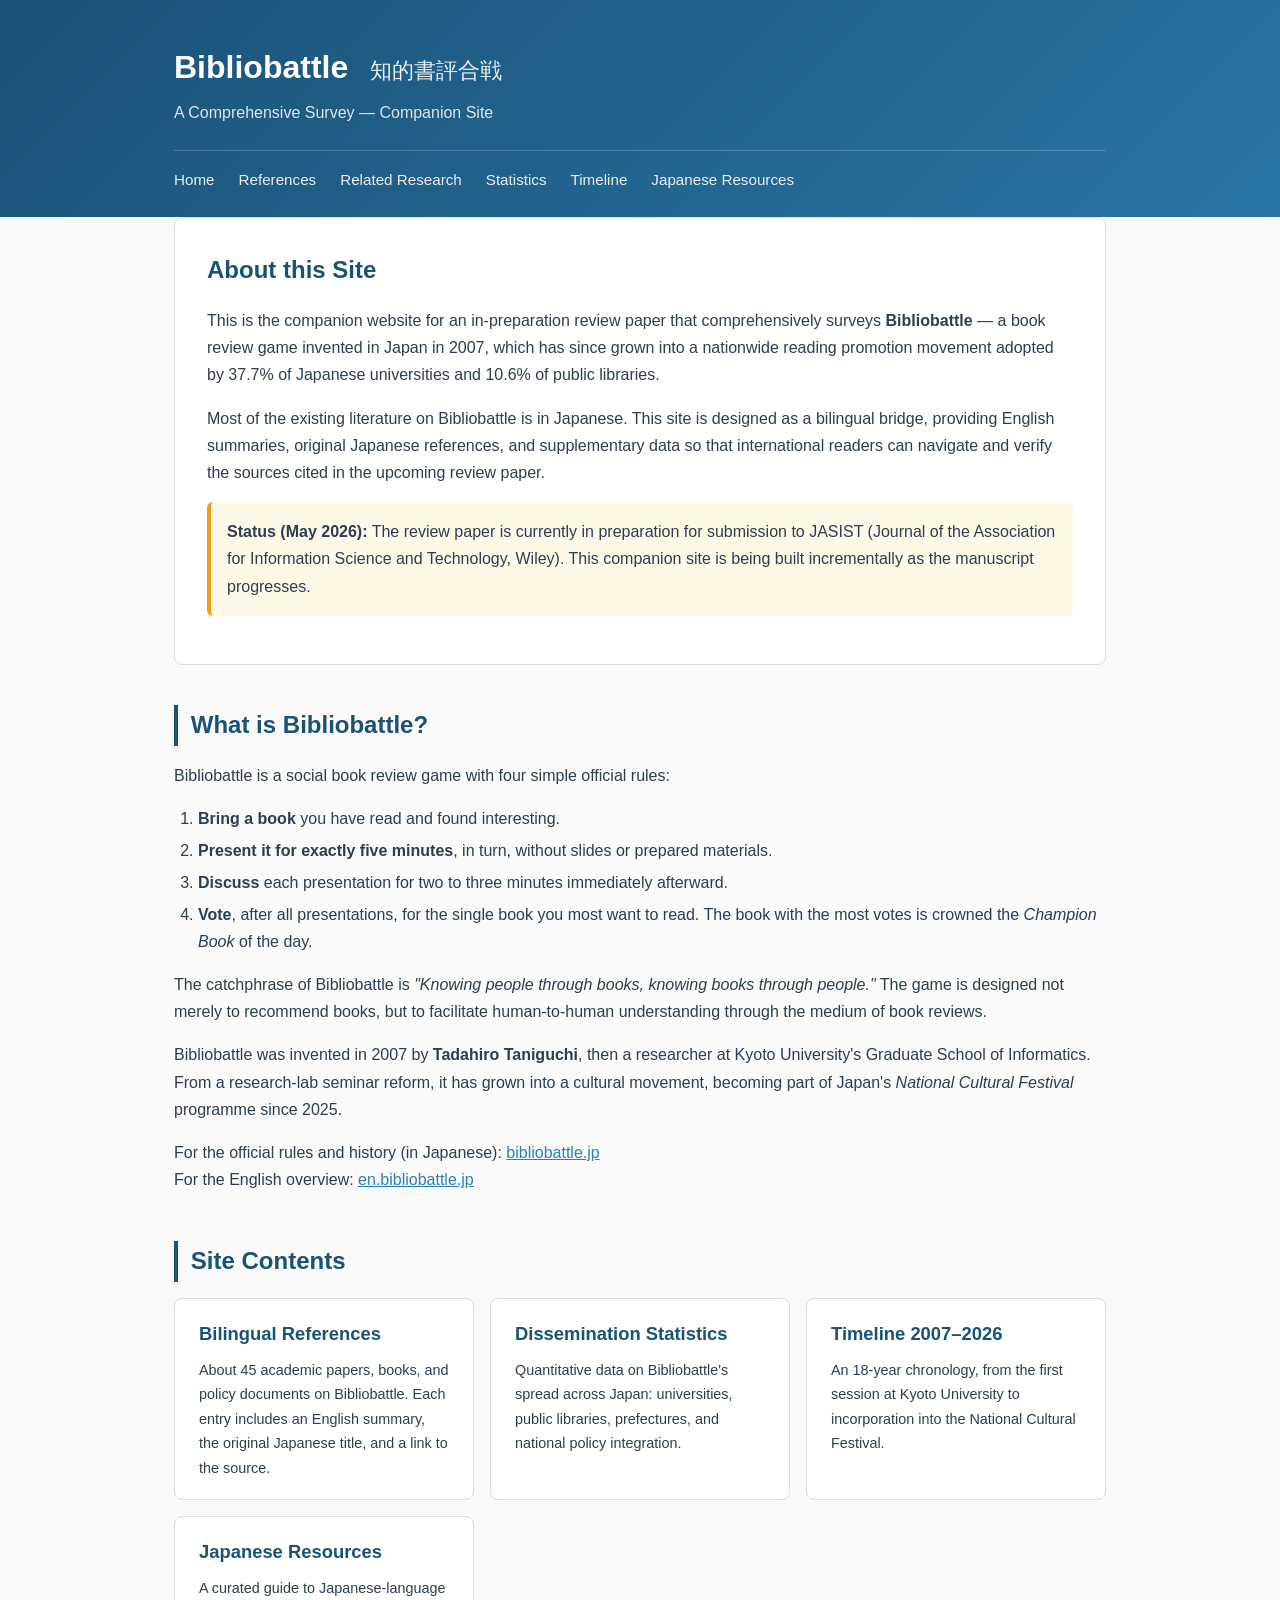
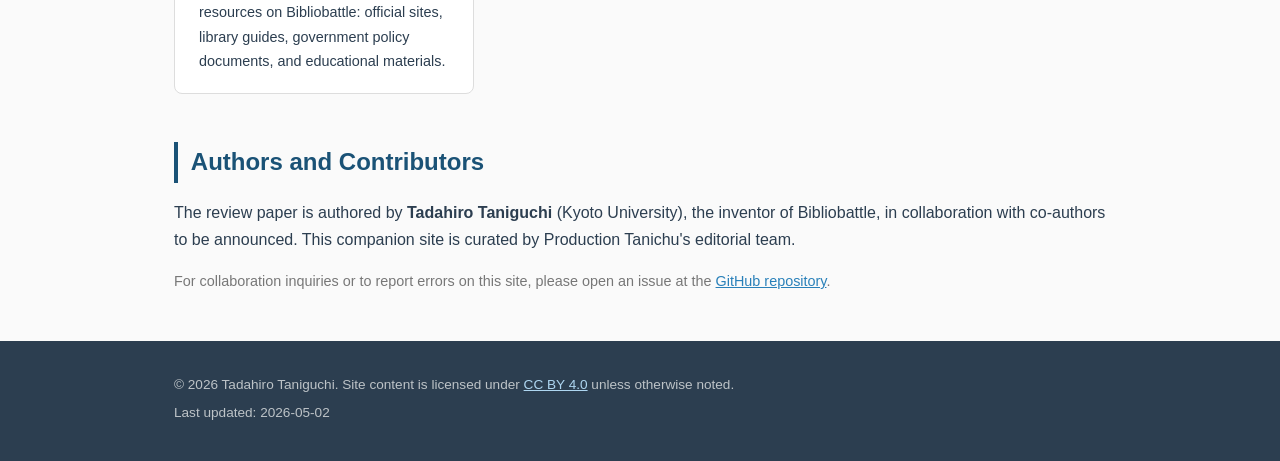
<file: index.html>
<!DOCTYPE html>
<html lang="en">
<head>
<meta charset="UTF-8">
<meta name="viewport" content="width=device-width, initial-scale=1.0">
<title>Bibliobattle Survey — Companion Site</title>
<meta name="description" content="Companion website for a comprehensive review paper on Bibliobattle (知的書評合戦), a social book review game invented in Japan in 2007.">
<link rel="stylesheet" href="style.css">
</head>
<body>

<header>
  <div class="container">
    <h1><span class="lang-en">Bibliobattle</span> <span class="lang-jp">知的書評合戦</span></h1>
    <p class="subtitle">A Comprehensive Survey — Companion Site</p>
    <nav>
      <a href="index.html">Home</a>
      <a href="references.html">References</a>
      <a href="related-research.html">Related Research</a>
      <a href="stats.html">Statistics</a>
      <a href="timeline.html">Timeline</a>
      <a href="resources-jp.html">Japanese Resources</a>
    </nav>
  </div>
</header>

<main class="container">

<section class="hero">
  <h2>About this Site</h2>
  <p>
    This is the companion website for an in-preparation review paper that comprehensively surveys
    <strong>Bibliobattle</strong> — a book review game invented in Japan in 2007, which has since grown
    into a nationwide reading promotion movement adopted by 37.7% of Japanese universities and 10.6% of public libraries.
  </p>
  <p>
    Most of the existing literature on Bibliobattle is in Japanese. This site is designed as a bilingual bridge,
    providing English summaries, original Japanese references, and supplementary data so that international
    readers can navigate and verify the sources cited in the upcoming review paper.
  </p>
  <p style="background:#fef9e7;padding:1rem;border-radius:6px;border-left:4px solid #f39c12">
    <strong>Status (May 2026):</strong> The review paper is currently in preparation for submission to JASIST
    (Journal of the Association for Information Science and Technology, Wiley). This companion site is being built
    incrementally as the manuscript progresses.
  </p>
</section>

<section>
  <h2>What is Bibliobattle?</h2>
  <p>
    Bibliobattle is a social book review game with four simple official rules:
  </p>
  <ol>
    <li><strong>Bring a book</strong> you have read and found interesting.</li>
    <li><strong>Present it for exactly five minutes</strong>, in turn, without slides or prepared materials.</li>
    <li><strong>Discuss</strong> each presentation for two to three minutes immediately afterward.</li>
    <li><strong>Vote</strong>, after all presentations, for the single book you most want to read.
      The book with the most votes is crowned the <em>Champion Book</em> of the day.</li>
  </ol>
  <p>
    The catchphrase of Bibliobattle is <em>"Knowing people through books, knowing books through people."</em>
    The game is designed not merely to recommend books, but to facilitate human-to-human understanding
    through the medium of book reviews.
  </p>
  <p>
    Bibliobattle was invented in 2007 by <strong>Tadahiro Taniguchi</strong>, then a researcher at Kyoto University's
    Graduate School of Informatics. From a research-lab seminar reform, it has grown into a cultural movement,
    becoming part of Japan's <em>National Cultural Festival</em> programme since 2025.
  </p>
  <p>
    For the official rules and history (in Japanese): <a href="https://www.bibliobattle.jp/" target="_blank" rel="noopener">bibliobattle.jp</a><br>
    For the English overview: <a href="https://en.bibliobattle.jp/" target="_blank" rel="noopener">en.bibliobattle.jp</a>
  </p>
</section>

<section>
  <h2>Site Contents</h2>
  <div class="card-grid">
    <a href="references.html" class="card-link">
      <h3>Bilingual References</h3>
      <p>About 45 academic papers, books, and policy documents on Bibliobattle. Each entry includes
        an English summary, the original Japanese title, and a link to the source.</p>
    </a>
    <a href="stats.html" class="card-link">
      <h3>Dissemination Statistics</h3>
      <p>Quantitative data on Bibliobattle's spread across Japan: universities, public libraries,
        prefectures, and national policy integration.</p>
    </a>
    <a href="timeline.html" class="card-link">
      <h3>Timeline 2007–2026</h3>
      <p>An 18-year chronology, from the first session at Kyoto University to incorporation into the
        National Cultural Festival.</p>
    </a>
    <a href="resources-jp.html" class="card-link">
      <h3>Japanese Resources</h3>
      <p>A curated guide to Japanese-language resources on Bibliobattle: official sites, library
        guides, government policy documents, and educational materials.</p>
    </a>
  </div>
</section>

<section>
  <h2>Authors and Contributors</h2>
  <p>
    The review paper is authored by <strong>Tadahiro Taniguchi</strong> (Kyoto University), the inventor
    of Bibliobattle, in collaboration with co-authors to be announced. This companion site is curated
    by Production Tanichu's editorial team.
  </p>
  <p style="font-size:.9rem;color:#777">
    For collaboration inquiries or to report errors on this site, please open an issue at the
    <a href="https://github.com/tanichu/bibliobattle-survey-companion" target="_blank" rel="noopener">GitHub repository</a>.
  </p>
</section>

</main>

<footer>
  <div class="container">
    <p>&copy; 2026 Tadahiro Taniguchi. Site content is licensed under
      <a href="https://creativecommons.org/licenses/by/4.0/" target="_blank" rel="noopener">CC BY 4.0</a>
      unless otherwise noted.</p>
    <p>Last updated: 2026-05-02</p>
  </div>
</footer>

</body>
</html>
</file>
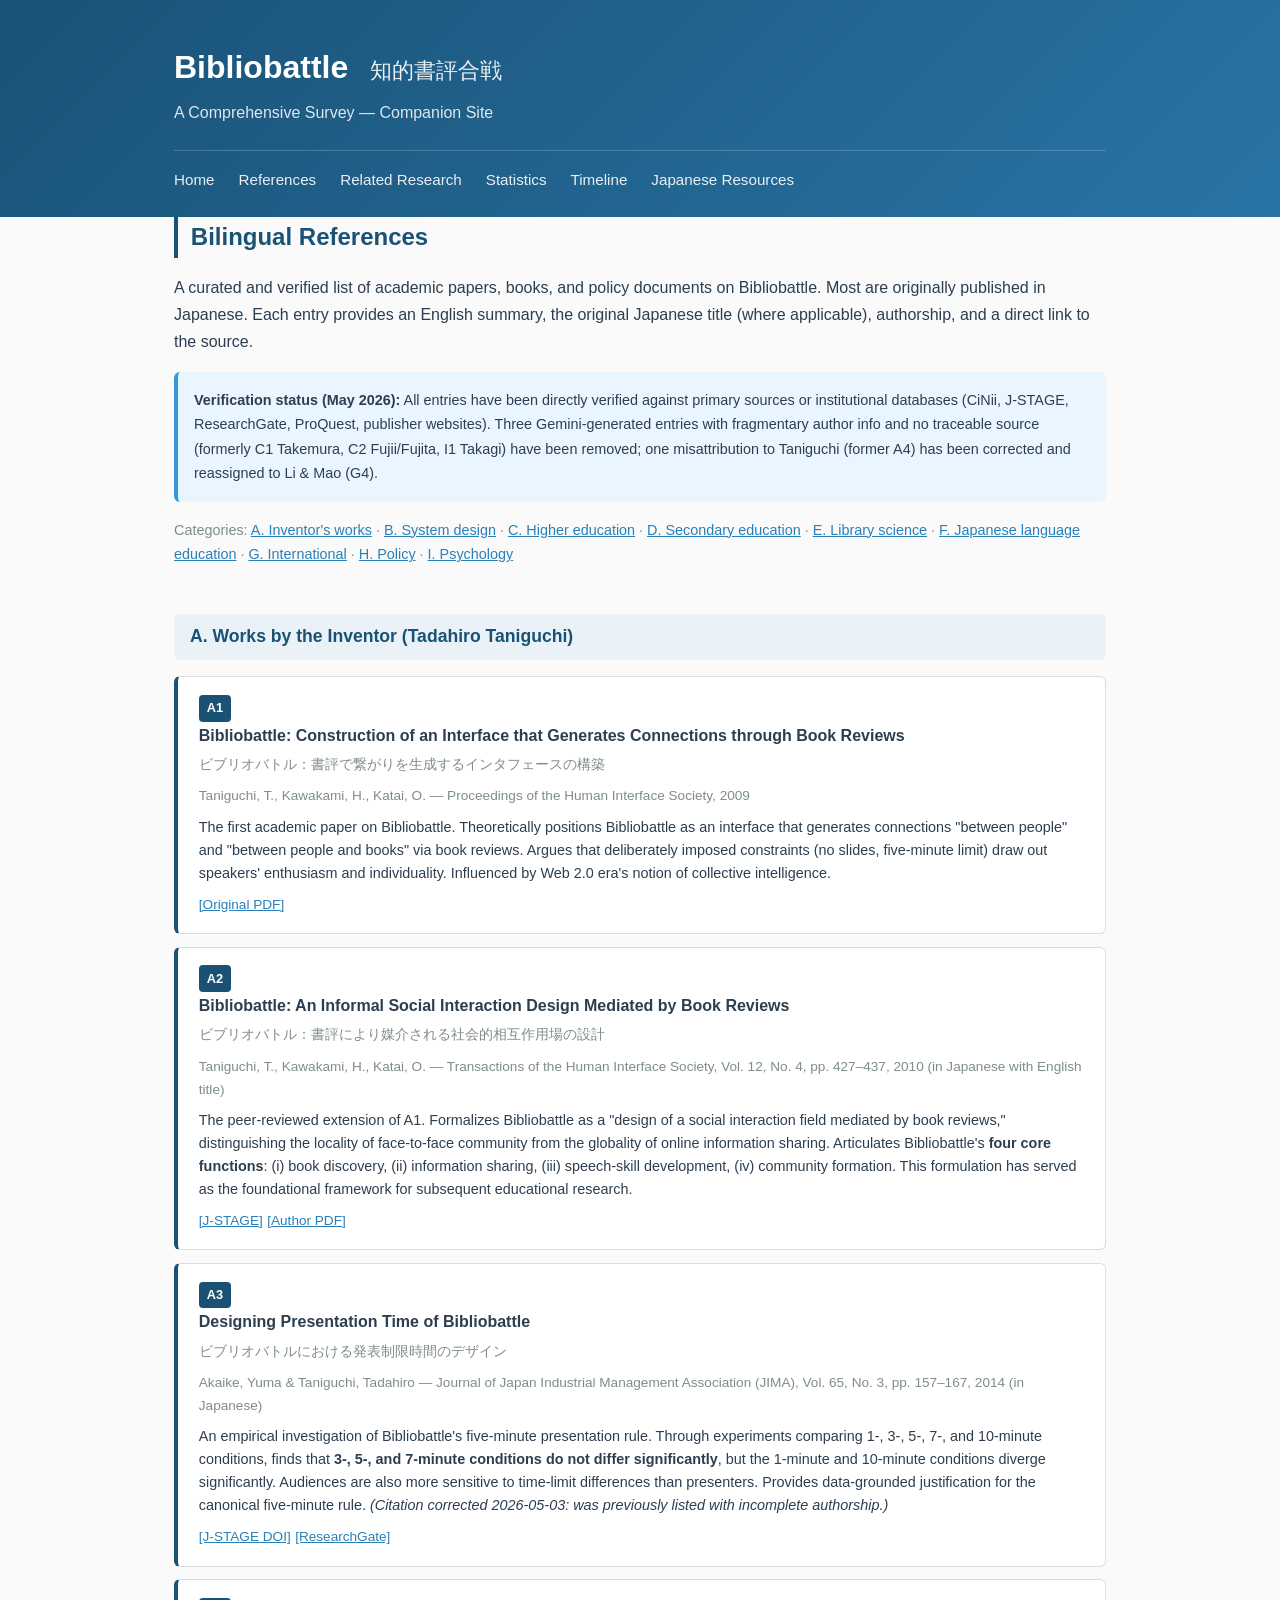
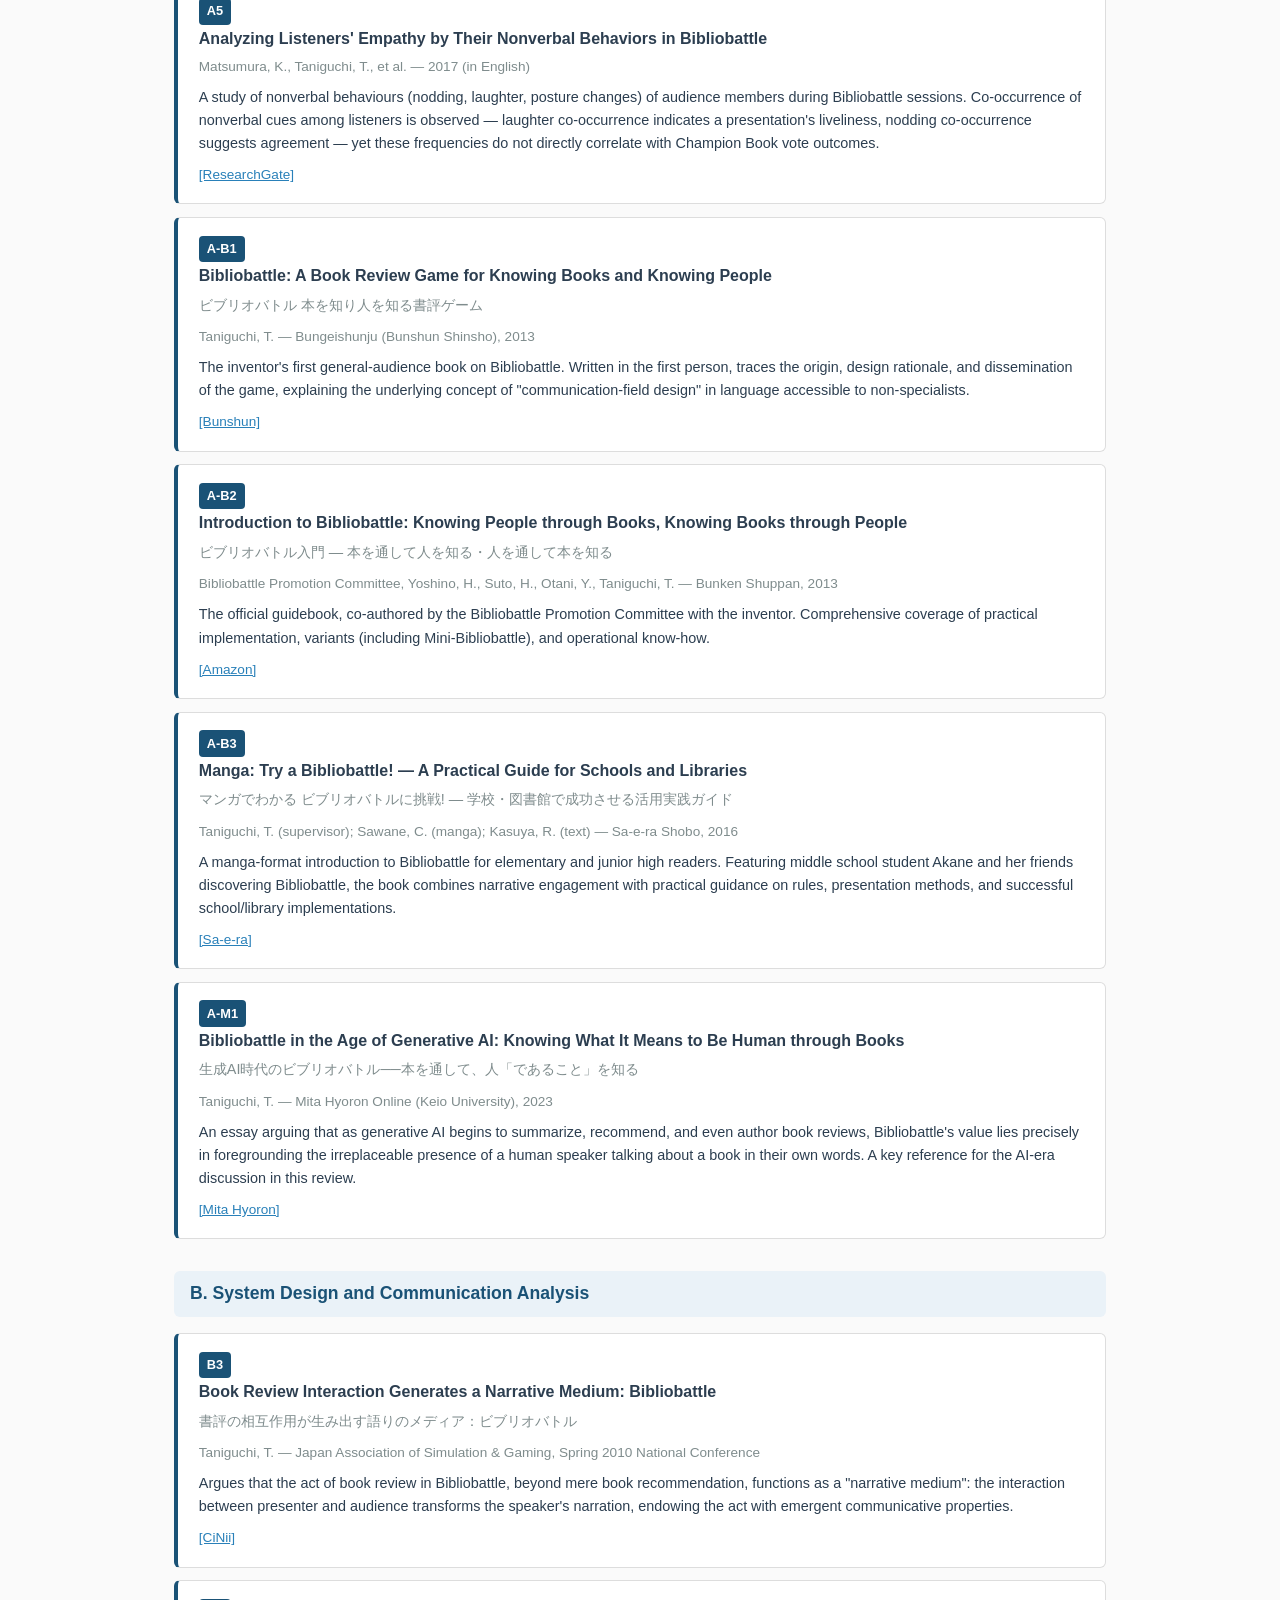
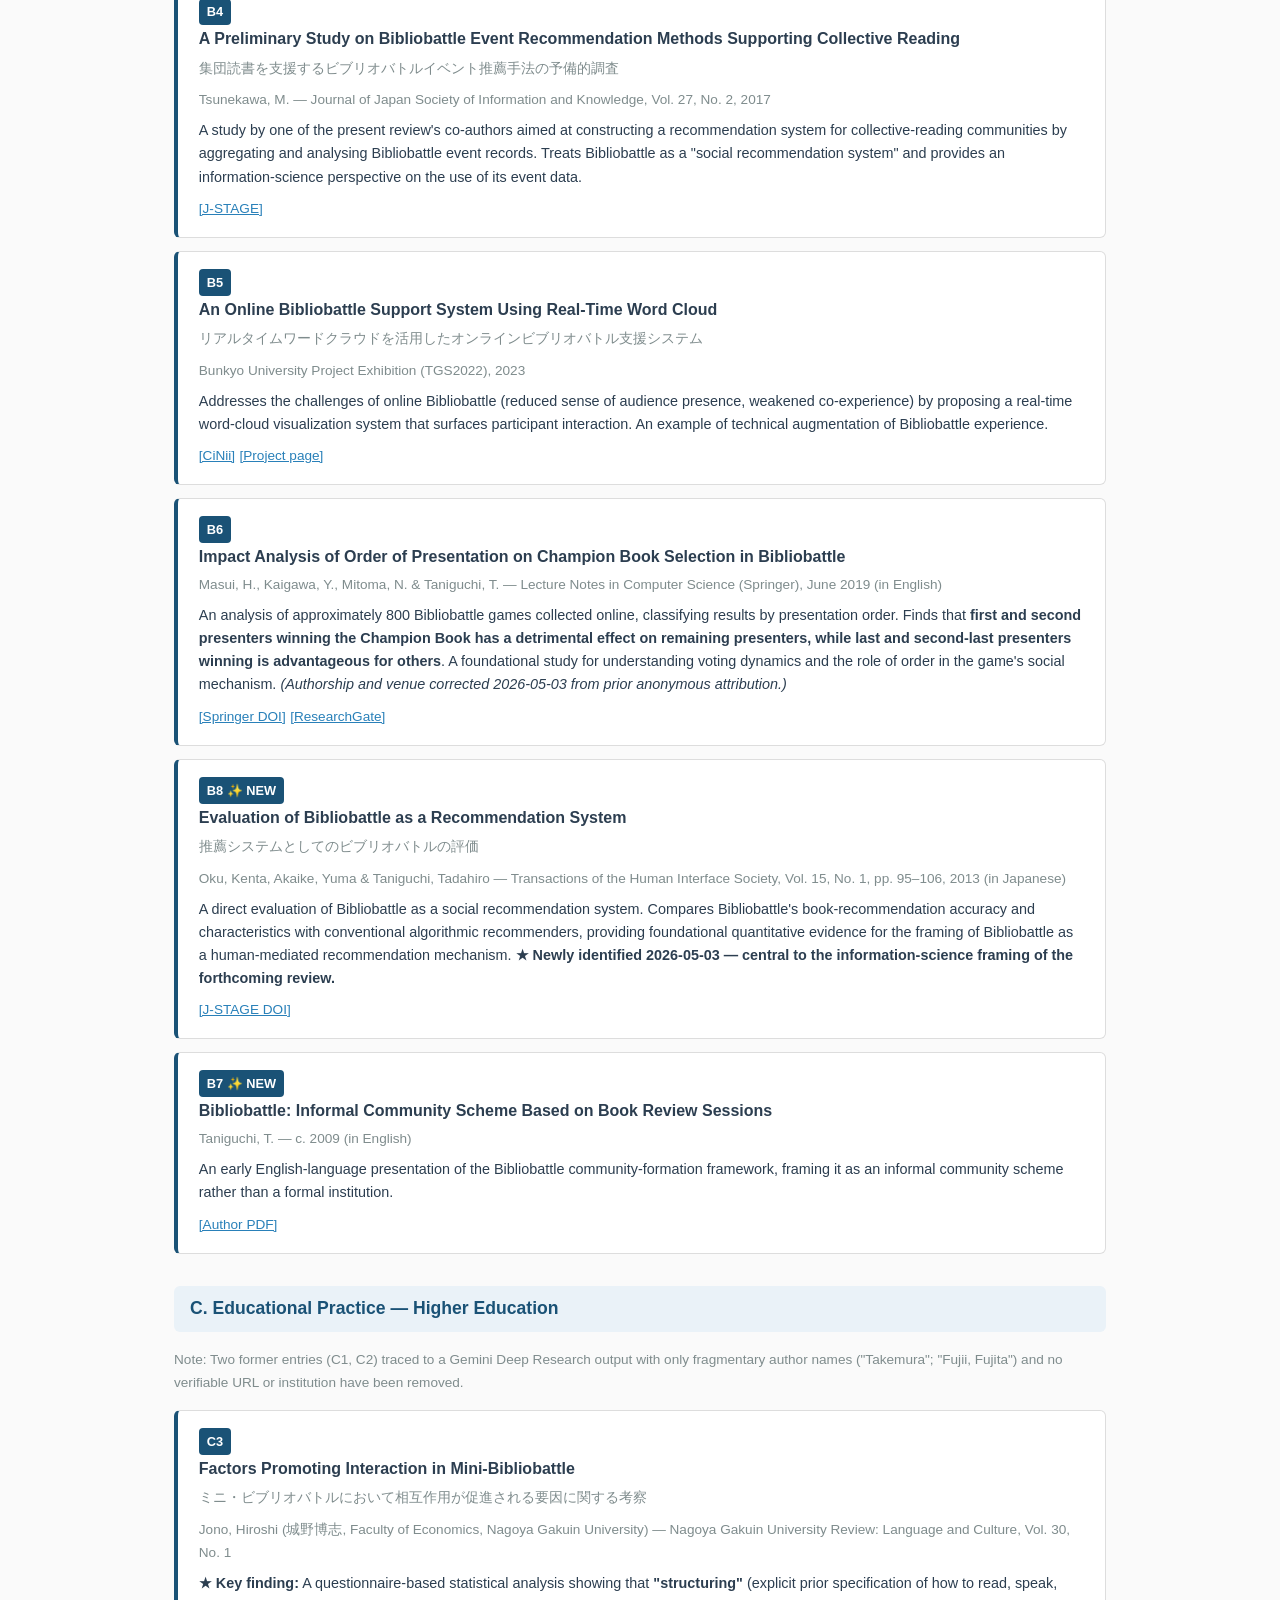
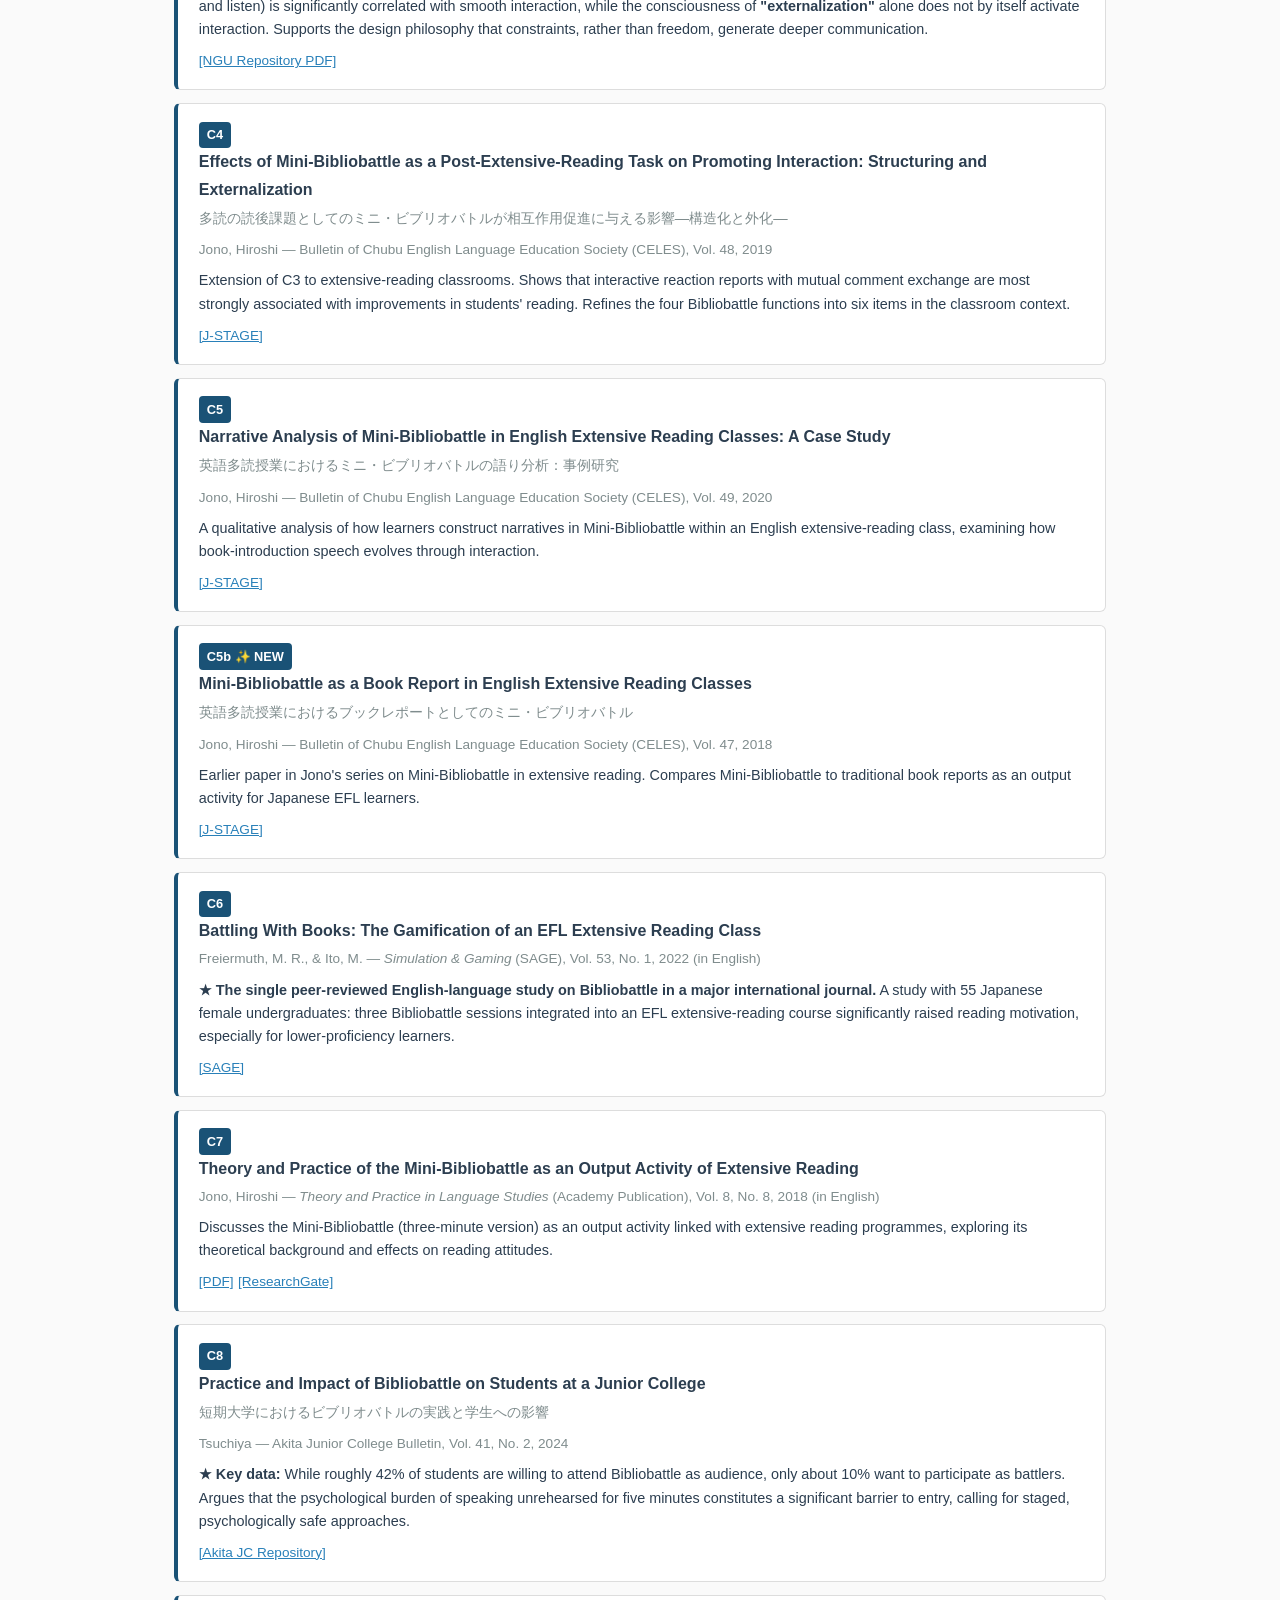
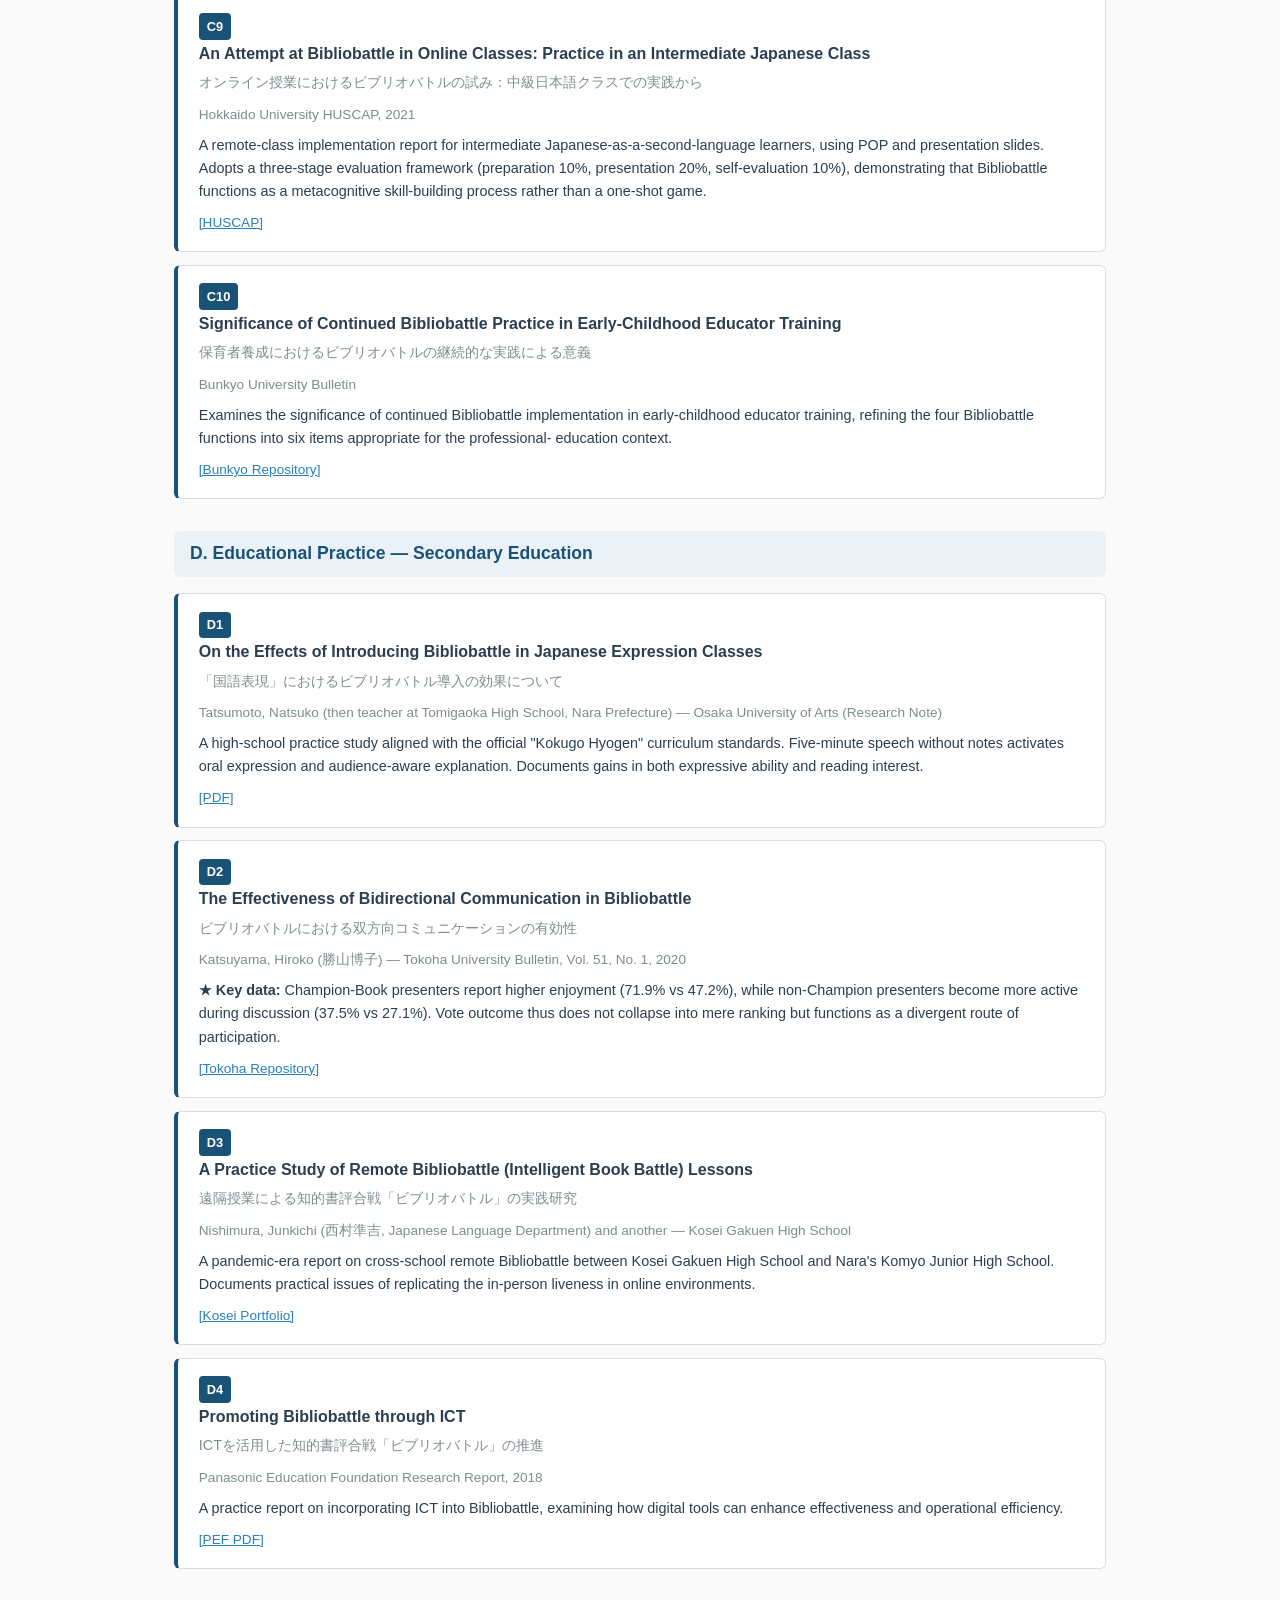
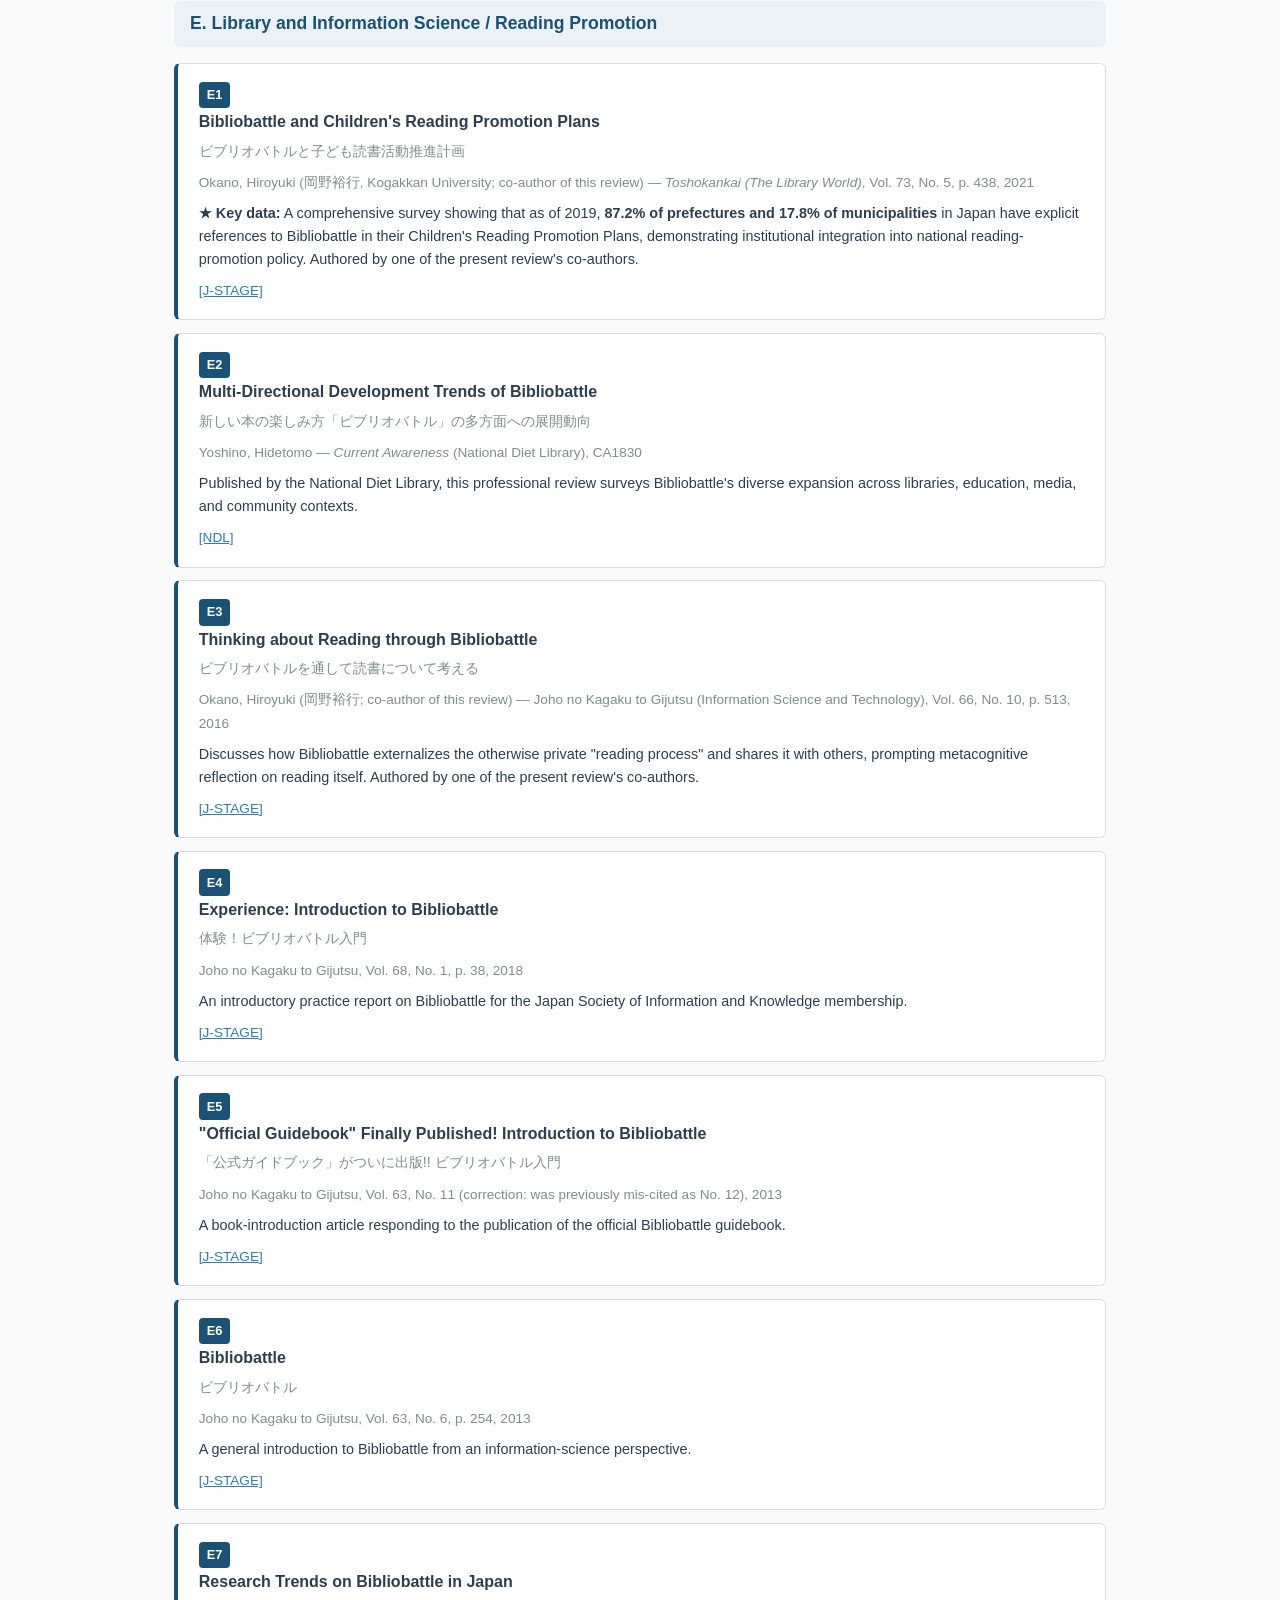
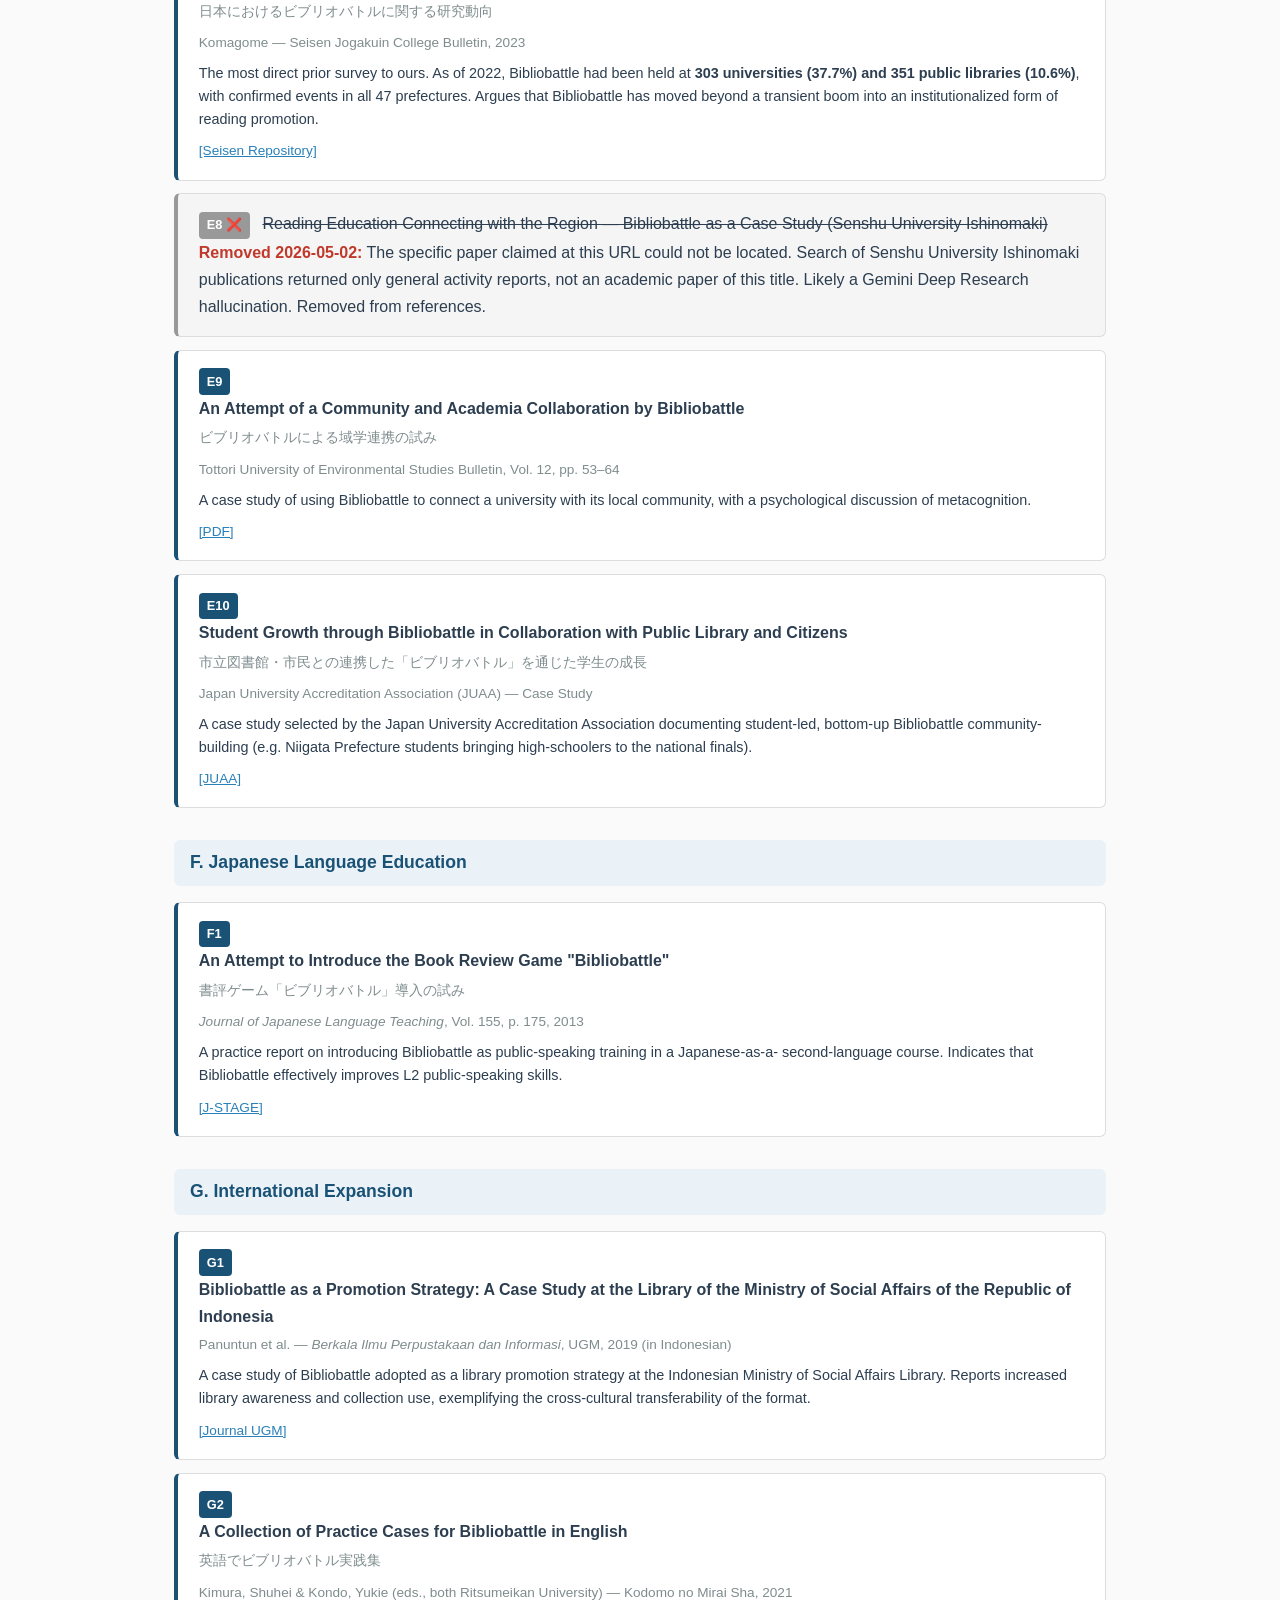
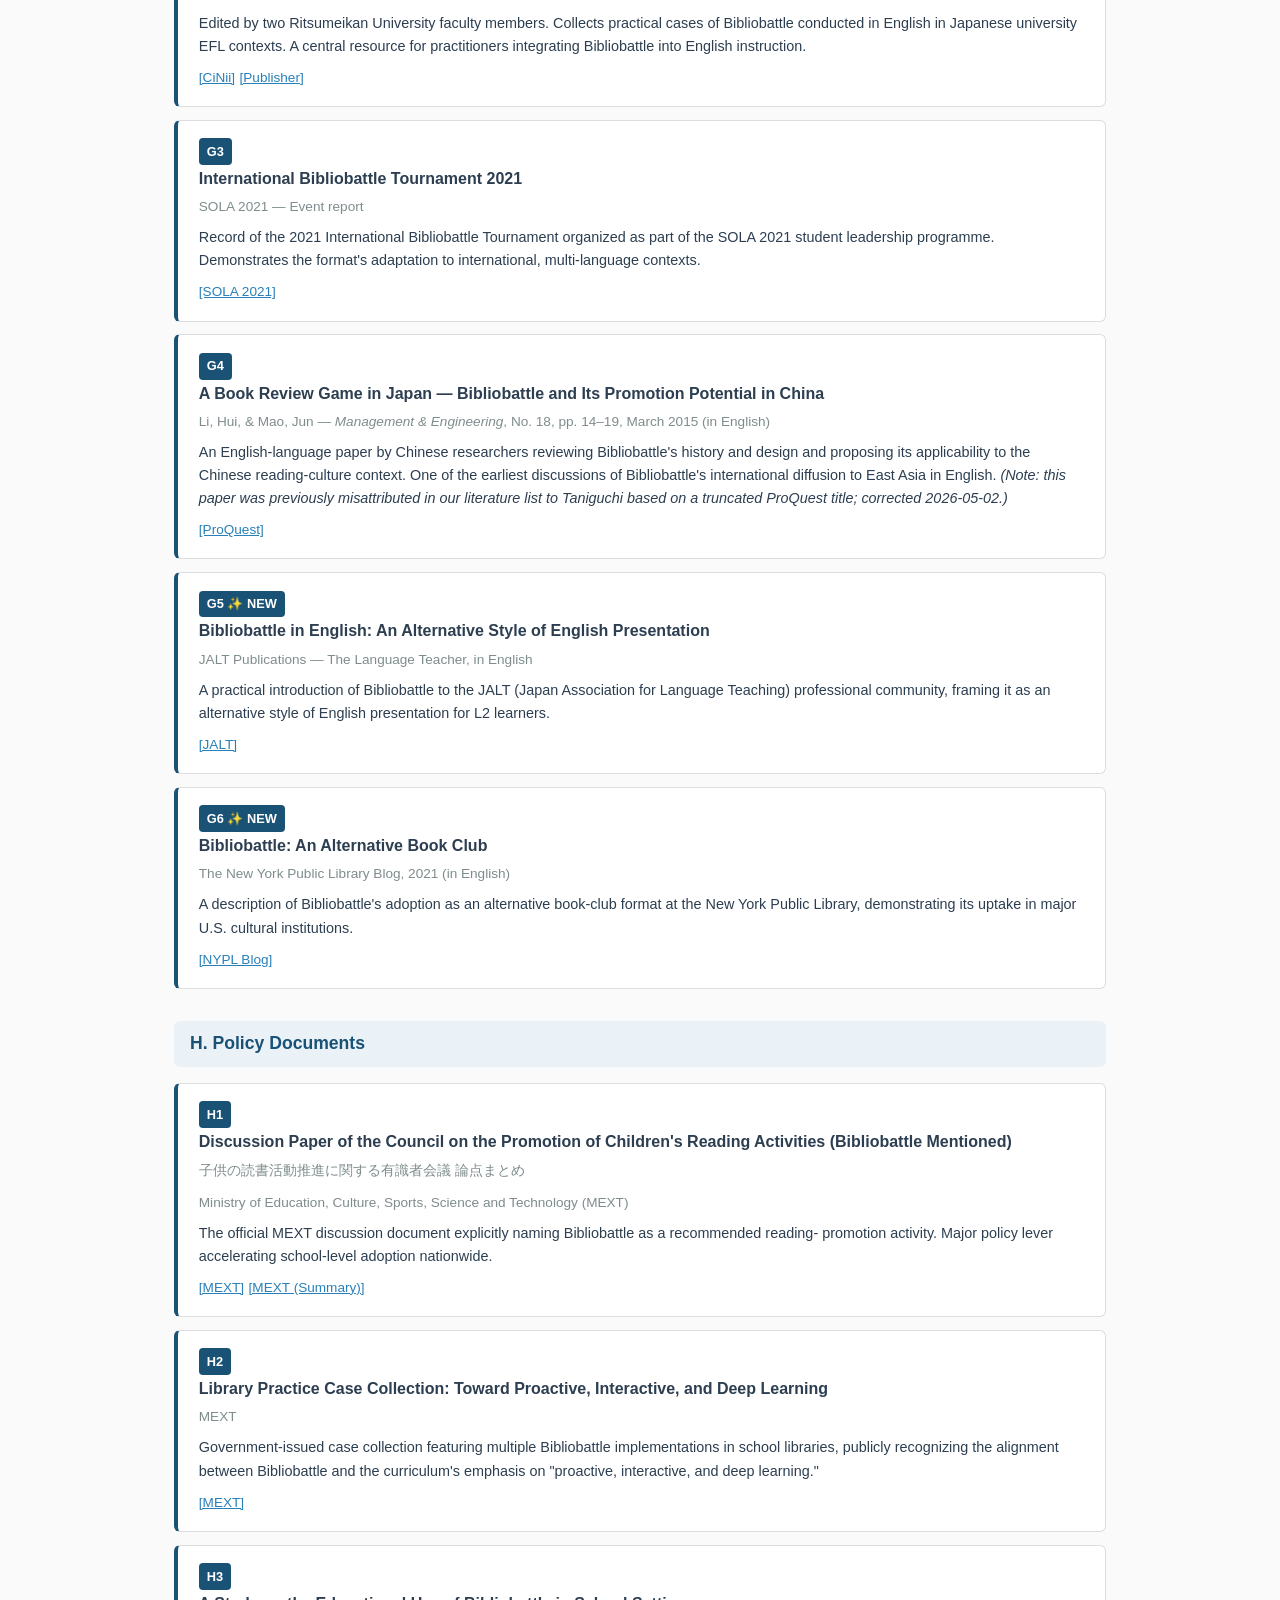
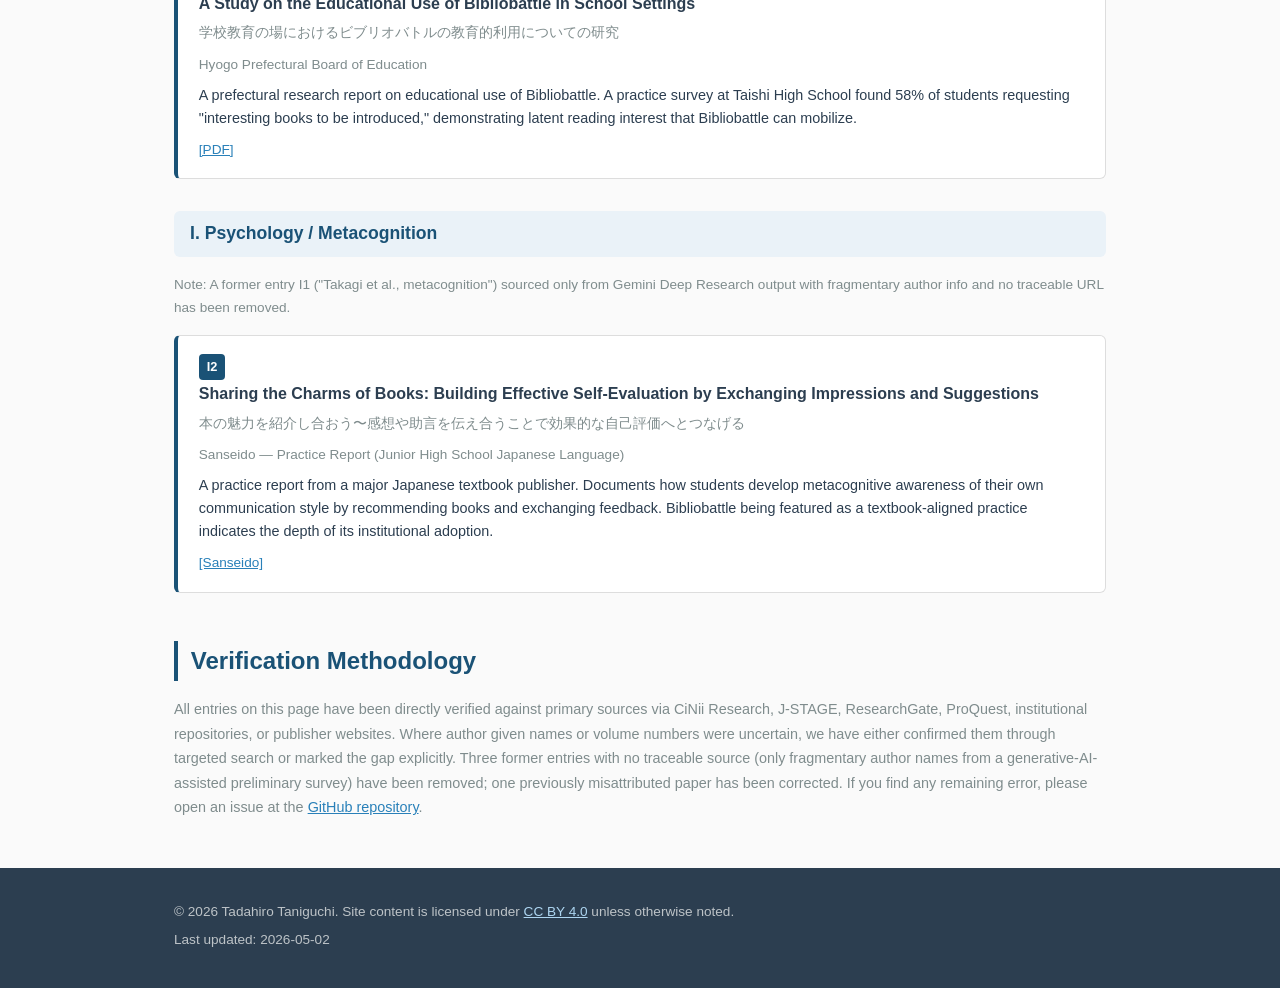
<file: references.html>
<!DOCTYPE html>
<html lang="en">
<head>
<meta charset="UTF-8">
<meta name="viewport" content="width=device-width, initial-scale=1.0">
<title>Bilingual References — Bibliobattle Survey</title>
<link rel="stylesheet" href="style.css">
</head>
<body>

<header>
  <div class="container">
    <h1><span class="lang-en">Bibliobattle</span> <span class="lang-jp">知的書評合戦</span></h1>
    <p class="subtitle">A Comprehensive Survey — Companion Site</p>
    <nav>
      <a href="index.html">Home</a>
      <a href="references.html">References</a>
      <a href="related-research.html">Related Research</a>
      <a href="stats.html">Statistics</a>
      <a href="timeline.html">Timeline</a>
      <a href="resources-jp.html">Japanese Resources</a>
    </nav>
  </div>
</header>

<main class="container">

<section>
  <h2>Bilingual References</h2>
  <p>
    A curated and verified list of academic papers, books, and policy documents on Bibliobattle.
    Most are originally published in Japanese. Each entry provides an English summary, the original
    Japanese title (where applicable), authorship, and a direct link to the source.
  </p>
  <p style="background:#eaf6ff;padding:1rem;border-radius:6px;border-left:4px solid #3498db;font-size:.9rem">
    <strong>Verification status (May 2026):</strong> All entries have been directly verified against
    primary sources or institutional databases (CiNii, J-STAGE, ResearchGate, ProQuest, publisher websites).
    Three Gemini-generated entries with fragmentary author info and no traceable source
    (formerly C1 Takemura, C2 Fujii/Fujita, I1 Takagi) have been removed; one misattribution to Taniguchi
    (former A4) has been corrected and reassigned to Li &amp; Mao (G4).
  </p>
  <p style="font-size:.9rem;color:var(--muted)">
    Categories: <a href="#A">A. Inventor's works</a> ·
    <a href="#B">B. System design</a> ·
    <a href="#C">C. Higher education</a> ·
    <a href="#D">D. Secondary education</a> ·
    <a href="#E">E. Library science</a> ·
    <a href="#F">F. Japanese language education</a> ·
    <a href="#G">G. International</a> ·
    <a href="#H">H. Policy</a> ·
    <a href="#I">I. Psychology</a>
  </p>
</section>

<!-- ================= A ================= -->
<h3 id="A" class="ref-cat-header">A. Works by the Inventor (Tadahiro Taniguchi)</h3>

<div class="ref-item">
  <span class="ref-id">A1</span>
  <span class="ref-title-en">Bibliobattle: Construction of an Interface that Generates Connections through Book Reviews</span>
  <span class="ref-title-jp">ビブリオバトル：書評で繋がりを生成するインタフェースの構築</span>
  <div class="ref-meta">Taniguchi, T., Kawakami, H., Katai, O. — Proceedings of the Human Interface Society, 2009</div>
  <div class="ref-summary">
    The first academic paper on Bibliobattle. Theoretically positions Bibliobattle as an interface that
    generates connections "between people" and "between people and books" via book reviews.
    Argues that deliberately imposed constraints (no slides, five-minute limit) draw out speakers'
    enthusiasm and individuality. Influenced by Web 2.0 era's notion of collective intelligence.
  </div>
  <a class="ref-link" href="http://tanichu.com/wp-content/themes/tanichu/data/pdf/his09.pdf" target="_blank" rel="noopener">[Original PDF]</a>
</div>

<div class="ref-item">
  <span class="ref-id">A2</span>
  <span class="ref-title-en">Bibliobattle: An Informal Social Interaction Design Mediated by Book Reviews</span>
  <span class="ref-title-jp">ビブリオバトル：書評により媒介される社会的相互作用場の設計</span>
  <div class="ref-meta">Taniguchi, T., Kawakami, H., Katai, O. — Transactions of the Human Interface Society, Vol. 12, No. 4, pp. 427–437, 2010 (in Japanese with English title)</div>
  <div class="ref-summary">
    The peer-reviewed extension of A1. Formalizes Bibliobattle as a "design of a social interaction field
    mediated by book reviews," distinguishing the locality of face-to-face community from the globality of
    online information sharing. Articulates Bibliobattle's <strong>four core functions</strong>:
    (i) book discovery, (ii) information sharing, (iii) speech-skill development, (iv) community formation.
    This formulation has served as the foundational framework for subsequent educational research.
  </div>
  <a class="ref-link" href="https://www.jstage.jst.go.jp/article/his/12/4/12_427/_article/-char/ja/" target="_blank" rel="noopener">[J-STAGE]</a>
  <a class="ref-link" href="http://tanichu.com/wp-content/themes/tanichu/data/journal/p_hi_biblio.pdf" target="_blank" rel="noopener">[Author PDF]</a>
</div>

<div class="ref-item">
  <span class="ref-id">A3</span>
  <span class="ref-title-en">Designing Presentation Time of Bibliobattle</span>
  <span class="ref-title-jp">ビブリオバトルにおける発表制限時間のデザイン</span>
  <div class="ref-meta">Akaike, Yuma &amp; Taniguchi, Tadahiro — Journal of Japan Industrial Management Association (JIMA), Vol. 65, No. 3, pp. 157–167, 2014 (in Japanese)</div>
  <div class="ref-summary">
    An empirical investigation of Bibliobattle's five-minute presentation rule. Through experiments
    comparing 1-, 3-, 5-, 7-, and 10-minute conditions, finds that <strong>3-, 5-, and 7-minute conditions
    do not differ significantly</strong>, but the 1-minute and 10-minute conditions diverge significantly.
    Audiences are also more sensitive to time-limit differences than presenters. Provides data-grounded
    justification for the canonical five-minute rule.
    <em>(Citation corrected 2026-05-03: was previously listed with incomplete authorship.)</em>
  </div>
  <a class="ref-link" href="https://doi.org/10.11221/jima.65.157" target="_blank" rel="noopener">[J-STAGE DOI]</a>
  <a class="ref-link" href="https://www.researchgate.net/publication/297958469_Designing_presentation_time_of_bibliobattle" target="_blank" rel="noopener">[ResearchGate]</a>
</div>

<div class="ref-item">
  <span class="ref-id">A5</span>
  <span class="ref-title-en">Analyzing Listeners' Empathy by Their Nonverbal Behaviors in Bibliobattle</span>
  <div class="ref-meta">Matsumura, K., Taniguchi, T., et al. — 2017 (in English)</div>
  <div class="ref-summary">
    A study of nonverbal behaviours (nodding, laughter, posture changes) of audience members during
    Bibliobattle sessions. Co-occurrence of nonverbal cues among listeners is observed — laughter
    co-occurrence indicates a presentation's liveliness, nodding co-occurrence suggests agreement —
    yet these frequencies do not directly correlate with Champion Book vote outcomes.
  </div>
  <a class="ref-link" href="https://www.researchgate.net/publication/316921025_Analyzing_Listeners'_Empathy_by_Their_Nonverbal_Behaviors_in_Bibliobattle" target="_blank" rel="noopener">[ResearchGate]</a>
</div>

<div class="ref-item">
  <span class="ref-id">A-B1</span>
  <span class="ref-title-en">Bibliobattle: A Book Review Game for Knowing Books and Knowing People</span>
  <span class="ref-title-jp">ビブリオバトル 本を知り人を知る書評ゲーム</span>
  <div class="ref-meta">Taniguchi, T. — Bungeishunju (Bunshun Shinsho), 2013</div>
  <div class="ref-summary">
    The inventor's first general-audience book on Bibliobattle. Written in the first person, traces the
    origin, design rationale, and dissemination of the game, explaining the underlying concept of
    "communication-field design" in language accessible to non-specialists.
  </div>
  <a class="ref-link" href="https://books.bunshun.jp/ud/book/num/9784166609017" target="_blank" rel="noopener">[Bunshun]</a>
</div>

<div class="ref-item">
  <span class="ref-id">A-B2</span>
  <span class="ref-title-en">Introduction to Bibliobattle: Knowing People through Books, Knowing Books through People</span>
  <span class="ref-title-jp">ビブリオバトル入門 — 本を通して人を知る・人を通して本を知る</span>
  <div class="ref-meta">Bibliobattle Promotion Committee, Yoshino, H., Suto, H., Otani, Y., Taniguchi, T. — Bunken Shuppan, 2013</div>
  <div class="ref-summary">
    The official guidebook, co-authored by the Bibliobattle Promotion Committee with the inventor.
    Comprehensive coverage of practical implementation, variants (including Mini-Bibliobattle),
    and operational know-how.
  </div>
  <a class="ref-link" href="https://www.amazon.co.jp/dp/4889510494" target="_blank" rel="noopener">[Amazon]</a>
</div>

<div class="ref-item">
  <span class="ref-id">A-B3</span>
  <span class="ref-title-en">Manga: Try a Bibliobattle! — A Practical Guide for Schools and Libraries</span>
  <span class="ref-title-jp">マンガでわかる ビブリオバトルに挑戦! — 学校・図書館で成功させる活用実践ガイド</span>
  <div class="ref-meta">Taniguchi, T. (supervisor); Sawane, C. (manga); Kasuya, R. (text) — Sa-e-ra Shobo, 2016</div>
  <div class="ref-summary">
    A manga-format introduction to Bibliobattle for elementary and junior high readers. Featuring middle
    school student Akane and her friends discovering Bibliobattle, the book combines narrative engagement
    with practical guidance on rules, presentation methods, and successful school/library implementations.
  </div>
  <a class="ref-link" href="https://www.saela.co.jp/isbn/ISBN978-4-378-02228-4.htm" target="_blank" rel="noopener">[Sa-e-ra]</a>
</div>

<div class="ref-item">
  <span class="ref-id">A-M1</span>
  <span class="ref-title-en">Bibliobattle in the Age of Generative AI: Knowing What It Means to Be Human through Books</span>
  <span class="ref-title-jp">生成AI時代のビブリオバトル──本を通して、人「であること」を知る</span>
  <div class="ref-meta">Taniguchi, T. — Mita Hyoron Online (Keio University), 2023</div>
  <div class="ref-summary">
    An essay arguing that as generative AI begins to summarize, recommend, and even author book reviews,
    Bibliobattle's value lies precisely in foregrounding the irreplaceable presence of a human speaker
    talking about a book in their own words. A key reference for the AI-era discussion in this review.
  </div>
  <a class="ref-link" href="https://www.mita-hyoron.keio.ac.jp/features/2023/08-5.html" target="_blank" rel="noopener">[Mita Hyoron]</a>
</div>

<!-- ================= B ================= -->
<h3 id="B" class="ref-cat-header">B. System Design and Communication Analysis</h3>

<div class="ref-item">
  <span class="ref-id">B3</span>
  <span class="ref-title-en">Book Review Interaction Generates a Narrative Medium: Bibliobattle</span>
  <span class="ref-title-jp">書評の相互作用が生み出す語りのメディア：ビブリオバトル</span>
  <div class="ref-meta">Taniguchi, T. — Japan Association of Simulation &amp; Gaming, Spring 2010 National Conference</div>
  <div class="ref-summary">
    Argues that the act of book review in Bibliobattle, beyond mere book recommendation, functions as a
    "narrative medium": the interaction between presenter and audience transforms the speaker's narration,
    endowing the act with emergent communicative properties.
  </div>
  <a class="ref-link" href="https://cir.nii.ac.jp/crid/1573387450572260608" target="_blank" rel="noopener">[CiNii]</a>
</div>

<div class="ref-item">
  <span class="ref-id">B4</span>
  <span class="ref-title-en">A Preliminary Study on Bibliobattle Event Recommendation Methods Supporting Collective Reading</span>
  <span class="ref-title-jp">集団読書を支援するビブリオバトルイベント推薦手法の予備的調査</span>
  <div class="ref-meta">Tsunekawa, M. — Journal of Japan Society of Information and Knowledge, Vol. 27, No. 2, 2017</div>
  <div class="ref-summary">
    A study by one of the present review's co-authors aimed at constructing a recommendation system for
    collective-reading communities by aggregating and analysing Bibliobattle event records. Treats
    Bibliobattle as a "social recommendation system" and provides an information-science perspective
    on the use of its event data.
  </div>
  <a class="ref-link" href="https://www.jstage.jst.go.jp/article/jsik/27/2/27_2017_013/_article/-char/ja/" target="_blank" rel="noopener">[J-STAGE]</a>
</div>

<div class="ref-item">
  <span class="ref-id">B5</span>
  <span class="ref-title-en">An Online Bibliobattle Support System Using Real-Time Word Cloud</span>
  <span class="ref-title-jp">リアルタイムワードクラウドを活用したオンラインビブリオバトル支援システム</span>
  <div class="ref-meta">Bunkyo University Project Exhibition (TGS2022), 2023</div>
  <div class="ref-summary">
    Addresses the challenges of online Bibliobattle (reduced sense of audience presence, weakened
    co-experience) by proposing a real-time word-cloud visualization system that surfaces participant
    interaction. An example of technical augmentation of Bibliobattle experience.
  </div>
  <a class="ref-link" href="https://cir.nii.ac.jp/crid/1050579753470172416" target="_blank" rel="noopener">[CiNii]</a>
  <a class="ref-link" href="http://open.shonan.bunkyo.ac.jp/proen/tgs2022/%E3%83%93%E3%83%96%E3%83%AA%E3%82%AA%E3%83%90%E3%83%88%E3%83%AB%E6%94%AF%E6%8F%B4%E3%82%B7%E3%82%B9%E3%83%86%E3%83%A0" target="_blank" rel="noopener">[Project page]</a>
</div>

<div class="ref-item">
  <span class="ref-id">B6</span>
  <span class="ref-title-en">Impact Analysis of Order of Presentation on Champion Book Selection in Bibliobattle</span>
  <div class="ref-meta">Masui, H., Kaigawa, Y., Mitoma, N. &amp; Taniguchi, T. — Lecture Notes in Computer Science (Springer), June 2019 (in English)</div>
  <div class="ref-summary">
    An analysis of approximately 800 Bibliobattle games collected online, classifying results by presentation
    order. Finds that <strong>first and second presenters winning the Champion Book has a detrimental effect
    on remaining presenters, while last and second-last presenters winning is advantageous for others</strong>.
    A foundational study for understanding voting dynamics and the role of order in the game's social mechanism.
    <em>(Authorship and venue corrected 2026-05-03 from prior anonymous attribution.)</em>
  </div>
  <a class="ref-link" href="https://doi.org/10.1007/978-3-030-22636-7_16" target="_blank" rel="noopener">[Springer DOI]</a>
  <a class="ref-link" href="https://www.researchgate.net/publication/334365901_Impact_Analysis_of_Order_of_Presentation_on_Champion_Book_Selection_in_Bibliobattle" target="_blank" rel="noopener">[ResearchGate]</a>
</div>

<div class="ref-item">
  <span class="ref-id">B8 ✨ NEW</span>
  <span class="ref-title-en">Evaluation of Bibliobattle as a Recommendation System</span>
  <span class="ref-title-jp">推薦システムとしてのビブリオバトルの評価</span>
  <div class="ref-meta">Oku, Kenta, Akaike, Yuma &amp; Taniguchi, Tadahiro — Transactions of the Human Interface Society, Vol. 15, No. 1, pp. 95–106, 2013 (in Japanese)</div>
  <div class="ref-summary">
    A direct evaluation of Bibliobattle as a social recommendation system. Compares Bibliobattle's
    book-recommendation accuracy and characteristics with conventional algorithmic recommenders, providing
    foundational quantitative evidence for the framing of Bibliobattle as a human-mediated recommendation
    mechanism. <strong>★ Newly identified 2026-05-03 — central to the information-science framing of the
    forthcoming review.</strong>
  </div>
  <a class="ref-link" href="https://doi.org/10.11184/his.15.1_95" target="_blank" rel="noopener">[J-STAGE DOI]</a>
</div>

<div class="ref-item">
  <span class="ref-id">B7 ✨ NEW</span>
  <span class="ref-title-en">Bibliobattle: Informal Community Scheme Based on Book Review Sessions</span>
  <div class="ref-meta">Taniguchi, T. — c. 2009 (in English)</div>
  <div class="ref-summary">
    An early English-language presentation of the Bibliobattle community-formation framework, framing it
    as an informal community scheme rather than a formal institution.
  </div>
  <a class="ref-link" href="http://tanichu.com/wp-content/themes/tanichu/data/pdf/sid09.pdf" target="_blank" rel="noopener">[Author PDF]</a>
</div>

<!-- ================= C ================= -->
<h3 id="C" class="ref-cat-header">C. Educational Practice — Higher Education</h3>

<p style="font-size:.85rem;color:var(--muted)">Note: Two former entries (C1, C2) traced to a Gemini Deep Research output with only fragmentary author names ("Takemura"; "Fujii, Fujita") and no verifiable URL or institution have been removed.</p>

<div class="ref-item">
  <span class="ref-id">C3</span>
  <span class="ref-title-en">Factors Promoting Interaction in Mini-Bibliobattle</span>
  <span class="ref-title-jp">ミニ・ビブリオバトルにおいて相互作用が促進される要因に関する考察</span>
  <div class="ref-meta">Jono, Hiroshi (城野博志, Faculty of Economics, Nagoya Gakuin University) — Nagoya Gakuin University Review: Language and Culture, Vol. 30, No. 1</div>
  <div class="ref-summary">
    <strong>★ Key finding:</strong> A questionnaire-based statistical analysis showing that
    <strong>"structuring"</strong> (explicit prior specification of how to read, speak, and listen)
    is significantly correlated with smooth interaction, while the consciousness of
    <strong>"externalization"</strong> alone does not by itself activate interaction. Supports the
    design philosophy that constraints, rather than freedom, generate deeper communication.
  </div>
  <a class="ref-link" href="https://ngu.repo.nii.ac.jp/record/1140/files/genbun_vol3001_03.pdf" target="_blank" rel="noopener">[NGU Repository PDF]</a>
</div>

<div class="ref-item">
  <span class="ref-id">C4</span>
  <span class="ref-title-en">Effects of Mini-Bibliobattle as a Post-Extensive-Reading Task on Promoting Interaction: Structuring and Externalization</span>
  <span class="ref-title-jp">多読の読後課題としてのミニ・ビブリオバトルが相互作用促進に与える影響―構造化と外化―</span>
  <div class="ref-meta">Jono, Hiroshi — Bulletin of Chubu English Language Education Society (CELES), Vol. 48, 2019</div>
  <div class="ref-summary">
    Extension of C3 to extensive-reading classrooms. Shows that interactive reaction reports with mutual
    comment exchange are most strongly associated with improvements in students' reading. Refines the four
    Bibliobattle functions into six items in the classroom context.
  </div>
  <a class="ref-link" href="https://www.jstage.jst.go.jp/article/celes/48/0/48_65/_article/-char/ja/" target="_blank" rel="noopener">[J-STAGE]</a>
</div>

<div class="ref-item">
  <span class="ref-id">C5</span>
  <span class="ref-title-en">Narrative Analysis of Mini-Bibliobattle in English Extensive Reading Classes: A Case Study</span>
  <span class="ref-title-jp">英語多読授業におけるミニ・ビブリオバトルの語り分析：事例研究</span>
  <div class="ref-meta">Jono, Hiroshi — Bulletin of Chubu English Language Education Society (CELES), Vol. 49, 2020</div>
  <div class="ref-summary">
    A qualitative analysis of how learners construct narratives in Mini-Bibliobattle within an English
    extensive-reading class, examining how book-introduction speech evolves through interaction.
  </div>
  <a class="ref-link" href="https://www.jstage.jst.go.jp/article/celes/49/0/49_39/_article/-char/ja/" target="_blank" rel="noopener">[J-STAGE]</a>
</div>

<div class="ref-item">
  <span class="ref-id">C5b ✨ NEW</span>
  <span class="ref-title-en">Mini-Bibliobattle as a Book Report in English Extensive Reading Classes</span>
  <span class="ref-title-jp">英語多読授業におけるブックレポートとしてのミニ・ビブリオバトル</span>
  <div class="ref-meta">Jono, Hiroshi — Bulletin of Chubu English Language Education Society (CELES), Vol. 47, 2018</div>
  <div class="ref-summary">
    Earlier paper in Jono's series on Mini-Bibliobattle in extensive reading. Compares Mini-Bibliobattle
    to traditional book reports as an output activity for Japanese EFL learners.
  </div>
  <a class="ref-link" href="https://www.jstage.jst.go.jp/article/celes/47/0/47_127/_article/-char/ja/" target="_blank" rel="noopener">[J-STAGE]</a>
</div>

<div class="ref-item">
  <span class="ref-id">C6</span>
  <span class="ref-title-en">Battling With Books: The Gamification of an EFL Extensive Reading Class</span>
  <div class="ref-meta">Freiermuth, M. R., &amp; Ito, M. — <em>Simulation &amp; Gaming</em> (SAGE), Vol. 53, No. 1, 2022 (in English)</div>
  <div class="ref-summary">
    <strong>★ The single peer-reviewed English-language study on Bibliobattle in a major
    international journal.</strong> A study with 55 Japanese female undergraduates: three Bibliobattle
    sessions integrated into an EFL extensive-reading course significantly raised reading motivation,
    especially for lower-proficiency learners.
  </div>
  <a class="ref-link" href="https://journals.sagepub.com/doi/abs/10.1177/10468781211061858" target="_blank" rel="noopener">[SAGE]</a>
</div>

<div class="ref-item">
  <span class="ref-id">C7</span>
  <span class="ref-title-en">Theory and Practice of the Mini-Bibliobattle as an Output Activity of Extensive Reading</span>
  <div class="ref-meta">Jono, Hiroshi — <em>Theory and Practice in Language Studies</em> (Academy Publication), Vol. 8, No. 8, 2018 (in English)</div>
  <div class="ref-summary">
    Discusses the Mini-Bibliobattle (three-minute version) as an output activity linked with extensive
    reading programmes, exploring its theoretical background and effects on reading attitudes.
  </div>
  <a class="ref-link" href="https://www.academypublication.com/issues2/tpls/vol08/08/03.pdf" target="_blank" rel="noopener">[PDF]</a>
  <a class="ref-link" href="https://www.researchgate.net/publication/326750259_Theory_and_Practice_of_the_Mini-bibliobattle_as_an_Output_Activity_of_Extensive_Reading" target="_blank" rel="noopener">[ResearchGate]</a>
</div>

<div class="ref-item">
  <span class="ref-id">C8</span>
  <span class="ref-title-en">Practice and Impact of Bibliobattle on Students at a Junior College</span>
  <span class="ref-title-jp">短期大学におけるビブリオバトルの実践と学生への影響</span>
  <div class="ref-meta">Tsuchiya — Akita Junior College Bulletin, Vol. 41, No. 2, 2024</div>
  <div class="ref-summary">
    <strong>★ Key data:</strong> While roughly 42% of students are willing to attend Bibliobattle as audience,
    only about 10% want to participate as battlers. Argues that the psychological burden of speaking
    unrehearsed for five minutes constitutes a significant barrier to entry, calling for staged,
    psychologically safe approaches.
  </div>
  <a class="ref-link" href="https://akitan.repo.nii.ac.jp/record/2000011/" target="_blank" rel="noopener">[Akita JC Repository]</a>
</div>

<div class="ref-item">
  <span class="ref-id">C9</span>
  <span class="ref-title-en">An Attempt at Bibliobattle in Online Classes: Practice in an Intermediate Japanese Class</span>
  <span class="ref-title-jp">オンライン授業におけるビブリオバトルの試み：中級日本語クラスでの実践から</span>
  <div class="ref-meta">Hokkaido University HUSCAP, 2021</div>
  <div class="ref-summary">
    A remote-class implementation report for intermediate Japanese-as-a-second-language learners,
    using POP and presentation slides. Adopts a three-stage evaluation framework (preparation 10%,
    presentation 20%, self-evaluation 10%), demonstrating that Bibliobattle functions as a metacognitive
    skill-building process rather than a one-shot game.
  </div>
  <a class="ref-link" href="https://eprints.lib.hokudai.ac.jp/repo/huscap/all/80916/24_5.pdf" target="_blank" rel="noopener">[HUSCAP]</a>
</div>

<div class="ref-item">
  <span class="ref-id">C10</span>
  <span class="ref-title-en">Significance of Continued Bibliobattle Practice in Early-Childhood Educator Training</span>
  <span class="ref-title-jp">保育者養成におけるビブリオバトルの継続的な実践による意義</span>
  <div class="ref-meta">Bunkyo University Bulletin</div>
  <div class="ref-summary">
    Examines the significance of continued Bibliobattle implementation in early-childhood educator
    training, refining the four Bibliobattle functions into six items appropriate for the professional-
    education context.
  </div>
  <a class="ref-link" href="https://bunkyo.repo.nii.ac.jp/record/8093/files/BKK0004310.pdf" target="_blank" rel="noopener">[Bunkyo Repository]</a>
</div>

<!-- ================= D ================= -->
<h3 id="D" class="ref-cat-header">D. Educational Practice — Secondary Education</h3>

<div class="ref-item">
  <span class="ref-id">D1</span>
  <span class="ref-title-en">On the Effects of Introducing Bibliobattle in Japanese Expression Classes</span>
  <span class="ref-title-jp">「国語表現」におけるビブリオバトル導入の効果について</span>
  <div class="ref-meta">Tatsumoto, Natsuko (then teacher at Tomigaoka High School, Nara Prefecture) — Osaka University of Arts (Research Note)</div>
  <div class="ref-summary">
    A high-school practice study aligned with the official "Kokugo Hyogen" curriculum standards.
    Five-minute speech without notes activates oral expression and audience-aware explanation.
    Documents gains in both expressive ability and reading interest.
  </div>
  <a class="ref-link" href="https://www.osaka-geidai.ac.jp/files/takimoto.pdf" target="_blank" rel="noopener">[PDF]</a>
</div>

<div class="ref-item">
  <span class="ref-id">D2</span>
  <span class="ref-title-en">The Effectiveness of Bidirectional Communication in Bibliobattle</span>
  <span class="ref-title-jp">ビブリオバトルにおける双方向コミュニケーションの有効性</span>
  <div class="ref-meta">Katsuyama, Hiroko (勝山博子) — Tokoha University Bulletin, Vol. 51, No. 1, 2020</div>
  <div class="ref-summary">
    <strong>★ Key data:</strong> Champion-Book presenters report higher enjoyment (71.9% vs 47.2%),
    while non-Champion presenters become more active during discussion (37.5% vs 27.1%).
    Vote outcome thus does not collapse into mere ranking but functions as a divergent route of
    participation.
  </div>
  <a class="ref-link" href="https://tokoha-u.repo.nii.ac.jp/record/2240/" target="_blank" rel="noopener">[Tokoha Repository]</a>
</div>

<div class="ref-item">
  <span class="ref-id">D3</span>
  <span class="ref-title-en">A Practice Study of Remote Bibliobattle (Intelligent Book Battle) Lessons</span>
  <span class="ref-title-jp">遠隔授業による知的書評合戦「ビブリオバトル」の実践研究</span>
  <div class="ref-meta">Nishimura, Junkichi (西村準吉, Japanese Language Department) and another — Kosei Gakuen High School</div>
  <div class="ref-summary">
    A pandemic-era report on cross-school remote Bibliobattle between Kosei Gakuen High School and Nara's
    Komyo Junior High School. Documents practical issues of replicating the in-person liveness in online
    environments.
  </div>
  <a class="ref-link" href="https://www2.kosei.ac.jp/port/pdf/17_jpn_bibliobattle.pdf" target="_blank" rel="noopener">[Kosei Portfolio]</a>
</div>

<div class="ref-item">
  <span class="ref-id">D4</span>
  <span class="ref-title-en">Promoting Bibliobattle through ICT</span>
  <span class="ref-title-jp">ICTを活用した知的書評合戦「ビブリオバトル」の推進</span>
  <div class="ref-meta">Panasonic Education Foundation Research Report, 2018</div>
  <div class="ref-summary">
    A practice report on incorporating ICT into Bibliobattle, examining how digital tools can enhance
    effectiveness and operational efficiency.
  </div>
  <a class="ref-link" href="https://www.pef.or.jp/database/pdf/2018/2018_47.pdf" target="_blank" rel="noopener">[PEF PDF]</a>
</div>

<!-- ================= E ================= -->
<h3 id="E" class="ref-cat-header">E. Library and Information Science / Reading Promotion</h3>

<div class="ref-item">
  <span class="ref-id">E1</span>
  <span class="ref-title-en">Bibliobattle and Children's Reading Promotion Plans</span>
  <span class="ref-title-jp">ビブリオバトルと子ども読書活動推進計画</span>
  <div class="ref-meta">Okano, Hiroyuki (岡野裕行, Kogakkan University; co-author of this review) — <em>Toshokankai (The Library World)</em>, Vol. 73, No. 5, p. 438, 2021</div>
  <div class="ref-summary">
    <strong>★ Key data:</strong> A comprehensive survey showing that as of 2019,
    <strong>87.2% of prefectures and 17.8% of municipalities</strong> in Japan have explicit references
    to Bibliobattle in their Children's Reading Promotion Plans, demonstrating institutional integration
    into national reading-promotion policy. Authored by one of the present review's co-authors.
  </div>
  <a class="ref-link" href="https://www.jstage.jst.go.jp/article/toshokankai/73/5/73_438/_article/-char/ja/" target="_blank" rel="noopener">[J-STAGE]</a>
</div>

<div class="ref-item">
  <span class="ref-id">E2</span>
  <span class="ref-title-en">Multi-Directional Development Trends of Bibliobattle</span>
  <span class="ref-title-jp">新しい本の楽しみ方「ビブリオバトル」の多方面への展開動向</span>
  <div class="ref-meta">Yoshino, Hidetomo — <em>Current Awareness</em> (National Diet Library), CA1830</div>
  <div class="ref-summary">
    Published by the National Diet Library, this professional review surveys Bibliobattle's diverse
    expansion across libraries, education, media, and community contexts.
  </div>
  <a class="ref-link" href="https://current.ndl.go.jp/ca1830" target="_blank" rel="noopener">[NDL]</a>
</div>

<div class="ref-item">
  <span class="ref-id">E3</span>
  <span class="ref-title-en">Thinking about Reading through Bibliobattle</span>
  <span class="ref-title-jp">ビブリオバトルを通して読書について考える</span>
  <div class="ref-meta">Okano, Hiroyuki (岡野裕行; co-author of this review) — Joho no Kagaku to Gijutsu (Information Science and Technology), Vol. 66, No. 10, p. 513, 2016</div>
  <div class="ref-summary">
    Discusses how Bibliobattle externalizes the otherwise private "reading process" and shares it with
    others, prompting metacognitive reflection on reading itself. Authored by one of the present
    review's co-authors.
  </div>
  <a class="ref-link" href="https://www.jstage.jst.go.jp/article/jkg/66/10/66_513/_article/-char/ja/" target="_blank" rel="noopener">[J-STAGE]</a>
</div>

<div class="ref-item">
  <span class="ref-id">E4</span>
  <span class="ref-title-en">Experience: Introduction to Bibliobattle</span>
  <span class="ref-title-jp">体験！ビブリオバトル入門</span>
  <div class="ref-meta">Joho no Kagaku to Gijutsu, Vol. 68, No. 1, p. 38, 2018</div>
  <div class="ref-summary">
    An introductory practice report on Bibliobattle for the Japan Society of Information and Knowledge
    membership.
  </div>
  <a class="ref-link" href="https://www.jstage.jst.go.jp/article/jkg/68/1/68_38/_article/-char/ja/" target="_blank" rel="noopener">[J-STAGE]</a>
</div>

<div class="ref-item">
  <span class="ref-id">E5</span>
  <span class="ref-title-en">"Official Guidebook" Finally Published! Introduction to Bibliobattle</span>
  <span class="ref-title-jp">「公式ガイドブック」がついに出版!! ビブリオバトル入門</span>
  <div class="ref-meta">Joho no Kagaku to Gijutsu, Vol. 63, No. 11 (correction: was previously mis-cited as No. 12), 2013</div>
  <div class="ref-summary">
    A book-introduction article responding to the publication of the official Bibliobattle guidebook.
  </div>
  <a class="ref-link" href="https://www.jstage.jst.go.jp/article/jkg/63/11/63_KJ00008920025/_article/-char/ja/" target="_blank" rel="noopener">[J-STAGE]</a>
</div>

<div class="ref-item">
  <span class="ref-id">E6</span>
  <span class="ref-title-en">Bibliobattle</span>
  <span class="ref-title-jp">ビブリオバトル</span>
  <div class="ref-meta">Joho no Kagaku to Gijutsu, Vol. 63, No. 6, p. 254, 2013</div>
  <div class="ref-summary">
    A general introduction to Bibliobattle from an information-science perspective.
  </div>
  <a class="ref-link" href="https://www.jstage.jst.go.jp/article/isciesci/63/6/63_254/_article/-char/ja/" target="_blank" rel="noopener">[J-STAGE]</a>
</div>

<div class="ref-item">
  <span class="ref-id">E7</span>
  <span class="ref-title-en">Research Trends on Bibliobattle in Japan</span>
  <span class="ref-title-jp">日本におけるビブリオバトルに関する研究動向</span>
  <div class="ref-meta">Komagome — Seisen Jogakuin College Bulletin, 2023</div>
  <div class="ref-summary">
    The most direct prior survey to ours. As of 2022, Bibliobattle had been held at <strong>303
    universities (37.7%) and 351 public libraries (10.6%)</strong>, with confirmed events in all 47
    prefectures. Argues that Bibliobattle has moved beyond a transient boom into an institutionalized
    form of reading promotion.
  </div>
  <a class="ref-link" href="https://seisen-jc.repo.nii.ac.jp/record/2000006/" target="_blank" rel="noopener">[Seisen Repository]</a>
</div>

<div class="ref-item" style="border-left-color:#999;background:#f5f5f5">
  <span class="ref-id" style="background:#999">E8 ❌</span>
  <s>Reading Education Connecting with the Region — Bibliobattle as a Case Study (Senshu University Ishinomaki)</s><br>
  <strong style="color:#c0392b">Removed 2026-05-02:</strong> The specific paper claimed at this URL could not be located. Search of Senshu University Ishinomaki publications returned only general activity reports, not an academic paper of this title. Likely a Gemini Deep Research hallucination. Removed from references.
</div>

<div class="ref-item">
  <span class="ref-id">E9</span>
  <span class="ref-title-en">An Attempt of a Community and Academia Collaboration by Bibliobattle</span>
  <span class="ref-title-jp">ビブリオバトルによる域学連携の試み</span>
  <div class="ref-meta">Tottori University of Environmental Studies Bulletin, Vol. 12, pp. 53–64</div>
  <div class="ref-summary">
    A case study of using Bibliobattle to connect a university with its local community, with a
    psychological discussion of metacognition.
  </div>
  <a class="ref-link" href="https://www.kankyo-u.ac.jp/f/introduction/publication/bulletin/012/053-064.pdf" target="_blank" rel="noopener">[PDF]</a>
</div>

<div class="ref-item">
  <span class="ref-id">E10</span>
  <span class="ref-title-en">Student Growth through Bibliobattle in Collaboration with Public Library and Citizens</span>
  <span class="ref-title-jp">市立図書館・市民との連携した「ビブリオバトル」を通じた学生の成長</span>
  <div class="ref-meta">Japan University Accreditation Association (JUAA) — Case Study</div>
  <div class="ref-summary">
    A case study selected by the Japan University Accreditation Association documenting student-led,
    bottom-up Bibliobattle community-building (e.g. Niigata Prefecture students bringing high-schoolers
    to the national finals).
  </div>
  <a class="ref-link" href="https://www.juaa.or.jp/case_study/detail---id-1682.html" target="_blank" rel="noopener">[JUAA]</a>
</div>

<!-- ================= F ================= -->
<h3 id="F" class="ref-cat-header">F. Japanese Language Education</h3>

<div class="ref-item">
  <span class="ref-id">F1</span>
  <span class="ref-title-en">An Attempt to Introduce the Book Review Game "Bibliobattle"</span>
  <span class="ref-title-jp">書評ゲーム「ビブリオバトル」導入の試み</span>
  <div class="ref-meta"><em>Journal of Japanese Language Teaching</em>, Vol. 155, p. 175, 2013</div>
  <div class="ref-summary">
    A practice report on introducing Bibliobattle as public-speaking training in a Japanese-as-a-
    second-language course. Indicates that Bibliobattle effectively improves L2 public-speaking skills.
  </div>
  <a class="ref-link" href="https://www.jstage.jst.go.jp/article/nihongokyoiku/155/0/155_175/_article/-char/ja/" target="_blank" rel="noopener">[J-STAGE]</a>
</div>

<!-- ================= G ================= -->
<h3 id="G" class="ref-cat-header">G. International Expansion</h3>

<div class="ref-item">
  <span class="ref-id">G1</span>
  <span class="ref-title-en">Bibliobattle as a Promotion Strategy: A Case Study at the Library of the Ministry of Social Affairs of the Republic of Indonesia</span>
  <div class="ref-meta">Panuntun et al. — <em>Berkala Ilmu Perpustakaan dan Informasi</em>, UGM, 2019 (in Indonesian)</div>
  <div class="ref-summary">
    A case study of Bibliobattle adopted as a library promotion strategy at the Indonesian Ministry of Social
    Affairs Library. Reports increased library awareness and collection use, exemplifying the
    cross-cultural transferability of the format.
  </div>
  <a class="ref-link" href="https://journal.ugm.ac.id/bip/article/view/34628" target="_blank" rel="noopener">[Journal UGM]</a>
</div>

<div class="ref-item">
  <span class="ref-id">G2</span>
  <span class="ref-title-en">A Collection of Practice Cases for Bibliobattle in English</span>
  <span class="ref-title-jp">英語でビブリオバトル実践集</span>
  <div class="ref-meta">Kimura, Shuhei &amp; Kondo, Yukie (eds., both Ritsumeikan University) — Kodomo no Mirai Sha, 2021</div>
  <div class="ref-summary">
    Edited by two Ritsumeikan University faculty members. Collects practical cases of Bibliobattle
    conducted in English in Japanese university EFL contexts. A central resource for practitioners
    integrating Bibliobattle into English instruction.
  </div>
  <a class="ref-link" href="https://cir.nii.ac.jp/crid/1130850301473789605" target="_blank" rel="noopener">[CiNii]</a>
  <a class="ref-link" href="https://www.kyouikutosho-shuppankai.com/book/b556371.html" target="_blank" rel="noopener">[Publisher]</a>
</div>

<div class="ref-item">
  <span class="ref-id">G3</span>
  <span class="ref-title-en">International Bibliobattle Tournament 2021</span>
  <div class="ref-meta">SOLA 2021 — Event report</div>
  <div class="ref-summary">
    Record of the 2021 International Bibliobattle Tournament organized as part of the SOLA 2021 student
    leadership programme. Demonstrates the format's adaptation to international, multi-language contexts.
  </div>
  <a class="ref-link" href="https://shibushibusola2021.wixsite.com/sola2021/bibliobattle-international" target="_blank" rel="noopener">[SOLA 2021]</a>
</div>

<div class="ref-item">
  <span class="ref-id">G4</span>
  <span class="ref-title-en">A Book Review Game in Japan — Bibliobattle and Its Promotion Potential in China</span>
  <div class="ref-meta">Li, Hui, &amp; Mao, Jun — <em>Management &amp; Engineering</em>, No. 18, pp. 14–19, March 2015 (in English)</div>
  <div class="ref-summary">
    An English-language paper by Chinese researchers reviewing Bibliobattle's history and design and
    proposing its applicability to the Chinese reading-culture context. One of the earliest discussions
    of Bibliobattle's international diffusion to East Asia in English.
    <em>(Note: this paper was previously misattributed in our literature list to Taniguchi based on a
    truncated ProQuest title; corrected 2026-05-02.)</em>
  </div>
  <a class="ref-link" href="https://www.proquest.com/docview/1703437143" target="_blank" rel="noopener">[ProQuest]</a>
</div>

<div class="ref-item">
  <span class="ref-id">G5 ✨ NEW</span>
  <span class="ref-title-en">Bibliobattle in English: An Alternative Style of English Presentation</span>
  <div class="ref-meta">JALT Publications — The Language Teacher, in English</div>
  <div class="ref-summary">
    A practical introduction of Bibliobattle to the JALT (Japan Association for Language Teaching)
    professional community, framing it as an alternative style of English presentation for L2 learners.
  </div>
  <a class="ref-link" href="https://jalt-publications.org/articles/24967-bibliobattle-english-alternative-style-english-presentation" target="_blank" rel="noopener">[JALT]</a>
</div>

<div class="ref-item">
  <span class="ref-id">G6 ✨ NEW</span>
  <span class="ref-title-en">Bibliobattle: An Alternative Book Club</span>
  <div class="ref-meta">The New York Public Library Blog, 2021 (in English)</div>
  <div class="ref-summary">
    A description of Bibliobattle's adoption as an alternative book-club format at the New York Public
    Library, demonstrating its uptake in major U.S. cultural institutions.
  </div>
  <a class="ref-link" href="https://www.nypl.org/blog/2021/06/29/bibliobattle-alternative-bookclub" target="_blank" rel="noopener">[NYPL Blog]</a>
</div>

<!-- ================= H ================= -->
<h3 id="H" class="ref-cat-header">H. Policy Documents</h3>

<div class="ref-item">
  <span class="ref-id">H1</span>
  <span class="ref-title-en">Discussion Paper of the Council on the Promotion of Children's Reading Activities (Bibliobattle Mentioned)</span>
  <span class="ref-title-jp">子供の読書活動推進に関する有識者会議 論点まとめ</span>
  <div class="ref-meta">Ministry of Education, Culture, Sports, Science and Technology (MEXT)</div>
  <div class="ref-summary">
    The official MEXT discussion document explicitly naming Bibliobattle as a recommended reading-
    promotion activity. Major policy lever accelerating school-level adoption nationwide.
  </div>
  <a class="ref-link" href="https://www.mext.go.jp/b_menu/shingi/chousa/shougai/040/shiryo/attach/1398330.htm" target="_blank" rel="noopener">[MEXT]</a>
  <a class="ref-link" href="https://www.mext.go.jp/b_menu/shingi/chousa/shougai/040/attach/1402566.htm" target="_blank" rel="noopener">[MEXT (Summary)]</a>
</div>

<div class="ref-item">
  <span class="ref-id">H2</span>
  <span class="ref-title-en">Library Practice Case Collection: Toward Proactive, Interactive, and Deep Learning</span>
  <div class="ref-meta">MEXT</div>
  <div class="ref-summary">
    Government-issued case collection featuring multiple Bibliobattle implementations in school
    libraries, publicly recognizing the alignment between Bibliobattle and the curriculum's emphasis on
    "proactive, interactive, and deep learning."
  </div>
  <a class="ref-link" href="https://www.mext.go.jp/a_menu/shotou/dokusho/link/mext_00768.html" target="_blank" rel="noopener">[MEXT]</a>
</div>

<div class="ref-item">
  <span class="ref-id">H3</span>
  <span class="ref-title-en">A Study on the Educational Use of Bibliobattle in School Settings</span>
  <span class="ref-title-jp">学校教育の場におけるビブリオバトルの教育的利用についての研究</span>
  <div class="ref-meta">Hyogo Prefectural Board of Education</div>
  <div class="ref-summary">
    A prefectural research report on educational use of Bibliobattle. A practice survey at Taishi High
    School found 58% of students requesting "interesting books to be introduced," demonstrating latent
    reading interest that Bibliobattle can mobilize.
  </div>
  <a class="ref-link" href="https://www.hyogo-c.ed.jp/~kenshu-p-lib/research/125_04.pdf" target="_blank" rel="noopener">[PDF]</a>
</div>

<!-- ================= I ================= -->
<h3 id="I" class="ref-cat-header">I. Psychology / Metacognition</h3>

<p style="font-size:.85rem;color:var(--muted)">Note: A former entry I1 ("Takagi et al., metacognition") sourced only from Gemini Deep Research output with fragmentary author info and no traceable URL has been removed.</p>

<div class="ref-item">
  <span class="ref-id">I2</span>
  <span class="ref-title-en">Sharing the Charms of Books: Building Effective Self-Evaluation by Exchanging Impressions and Suggestions</span>
  <span class="ref-title-jp">本の魅力を紹介し合おう〜感想や助言を伝え合うことで効果的な自己評価へとつなげる</span>
  <div class="ref-meta">Sanseido — Practice Report (Junior High School Japanese Language)</div>
  <div class="ref-summary">
    A practice report from a major Japanese textbook publisher. Documents how students develop
    metacognitive awareness of their own communication style by recommending books and exchanging
    feedback. Bibliobattle being featured as a textbook-aligned practice indicates the depth of its
    institutional adoption.
  </div>
  <a class="ref-link" href="https://tb.sanseido-publ.co.jp/lessonreport_plus/js-kokugo/lessonreport_plus-7466/" target="_blank" rel="noopener">[Sanseido]</a>
</div>

<section style="margin-top:3rem">
  <h2>Verification Methodology</h2>
  <p style="font-size:.9rem;color:var(--muted)">
    All entries on this page have been directly verified against primary sources via CiNii Research,
    J-STAGE, ResearchGate, ProQuest, institutional repositories, or publisher websites. Where author
    given names or volume numbers were uncertain, we have either confirmed them through targeted search
    or marked the gap explicitly. Three former entries with no traceable source (only fragmentary
    author names from a generative-AI-assisted preliminary survey) have been removed; one previously
    misattributed paper has been corrected. If you find any remaining error, please open an issue at
    the <a href="https://github.com/tanichu/bibliobattle-survey-companion" target="_blank" rel="noopener">GitHub repository</a>.
  </p>
</section>

</main>

<footer>
  <div class="container">
    <p>&copy; 2026 Tadahiro Taniguchi. Site content is licensed under
      <a href="https://creativecommons.org/licenses/by/4.0/" target="_blank" rel="noopener">CC BY 4.0</a>
      unless otherwise noted.</p>
    <p>Last updated: 2026-05-02</p>
  </div>
</footer>

</body>
</html>
</file>
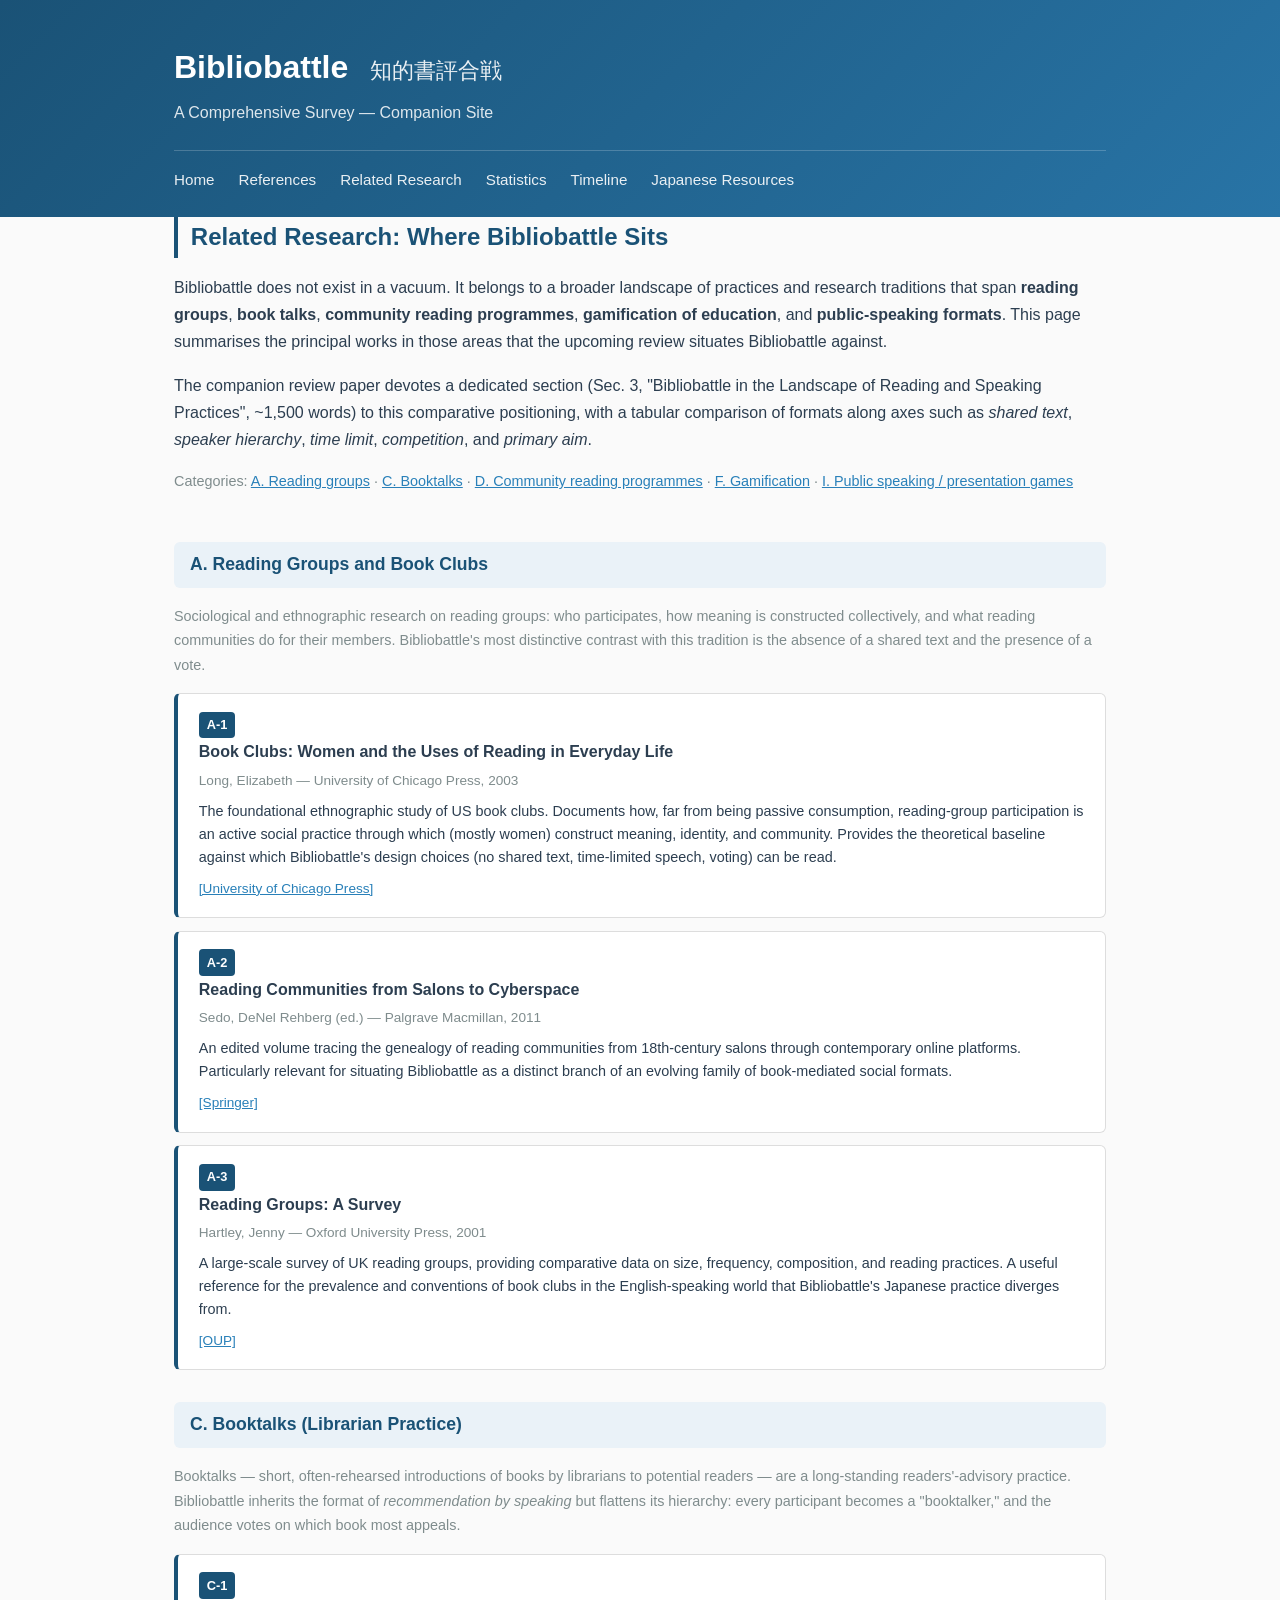
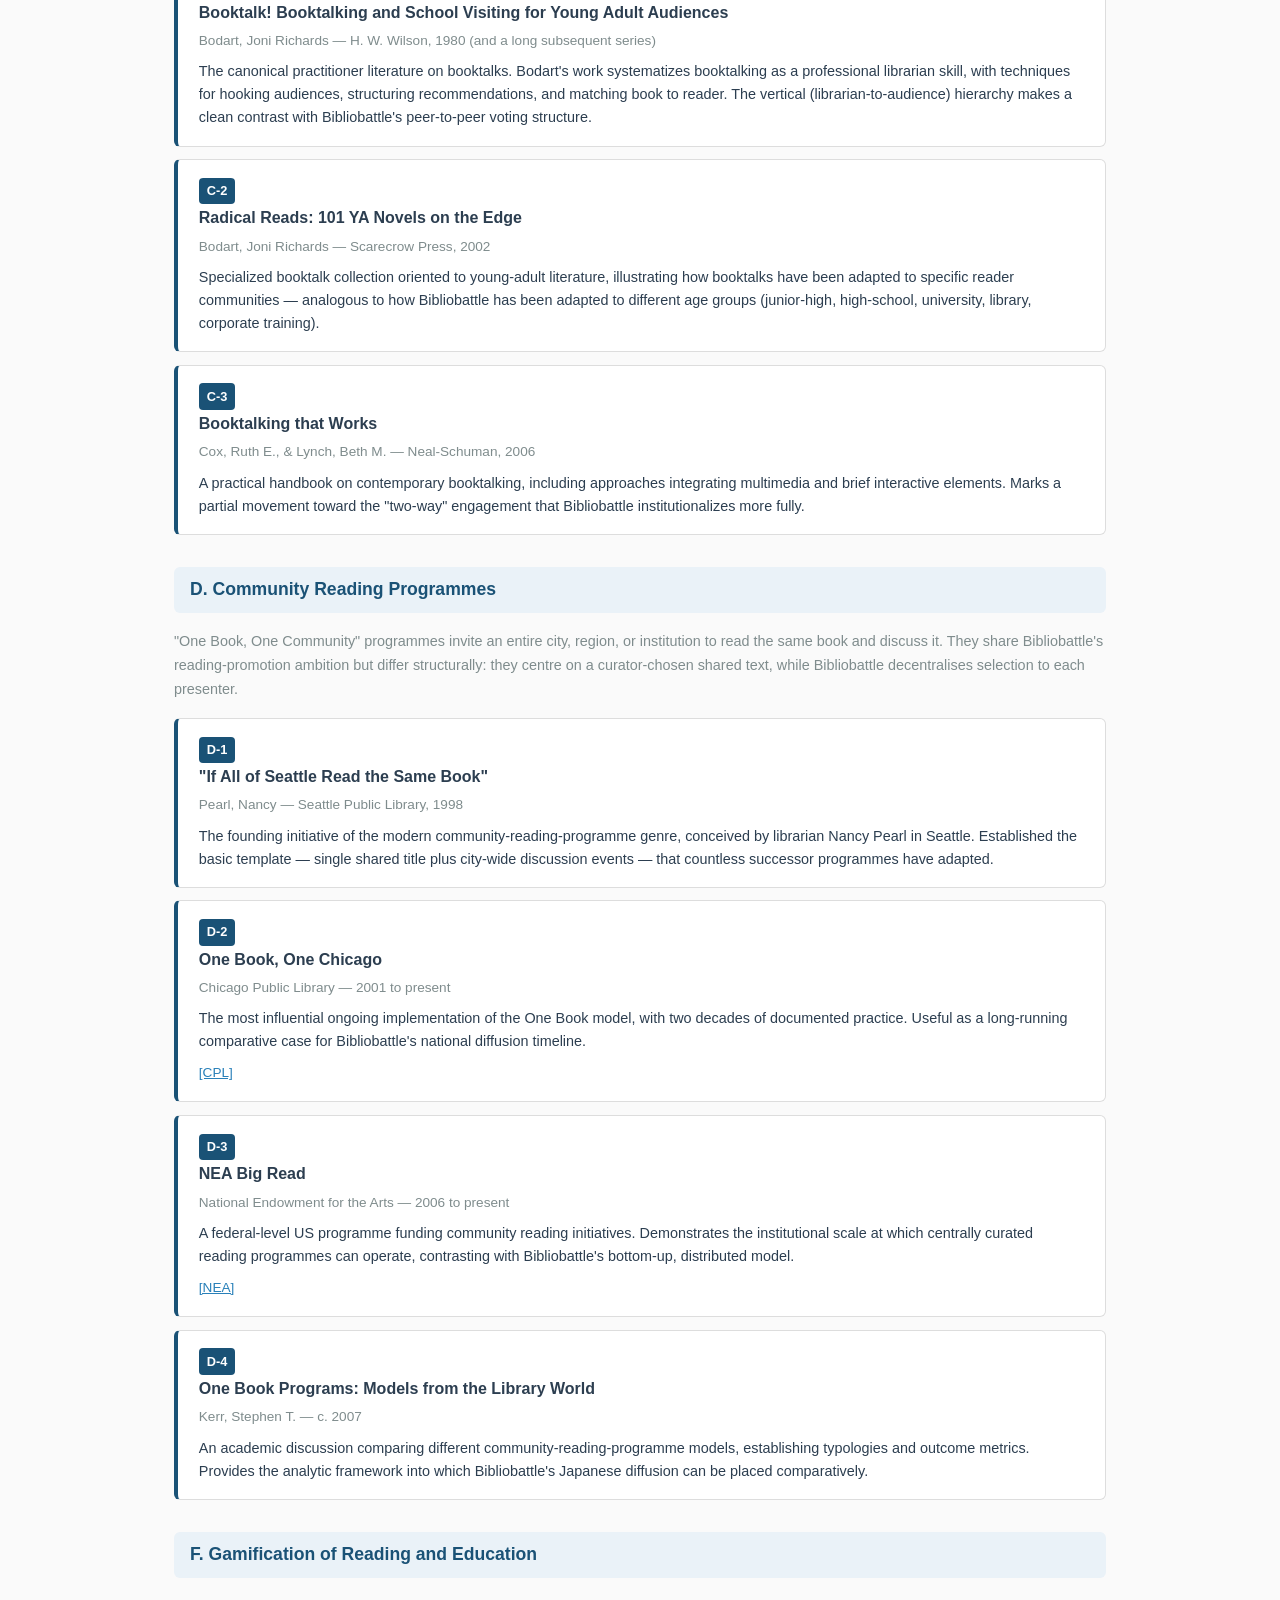
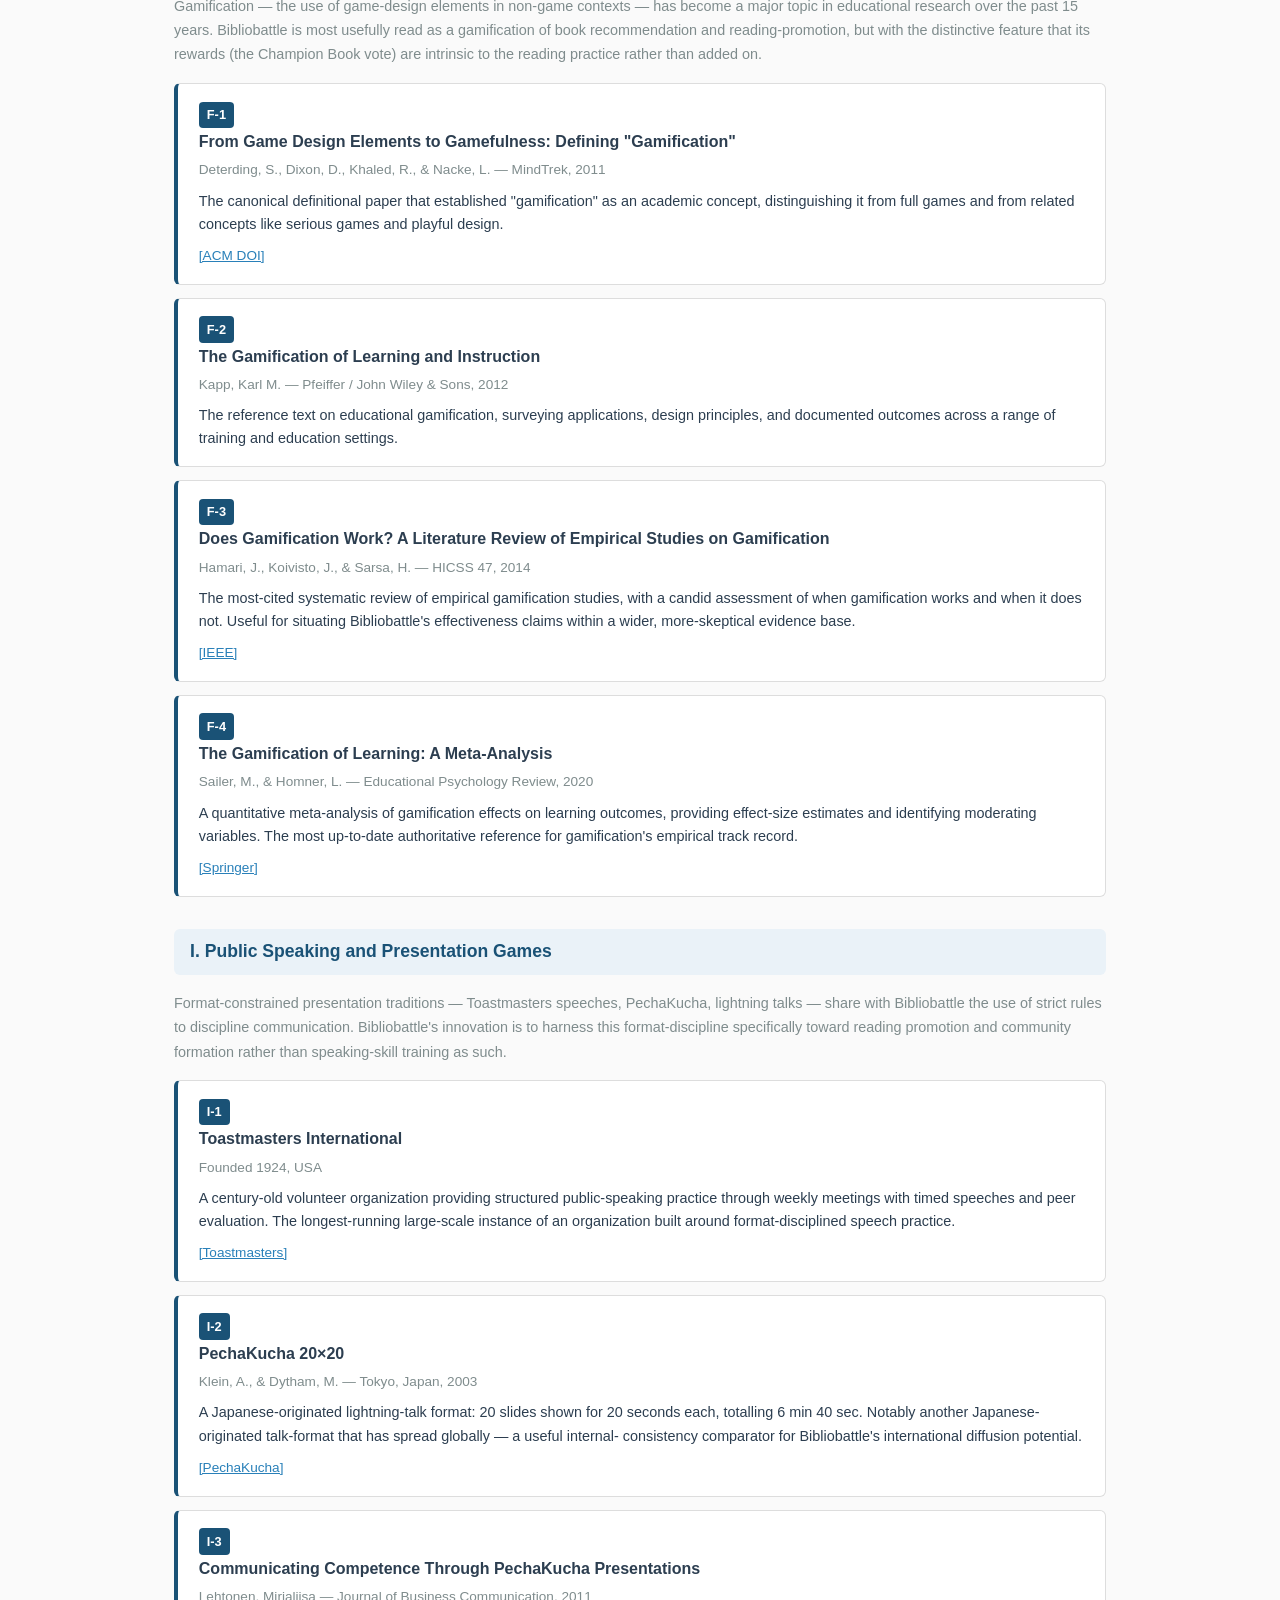
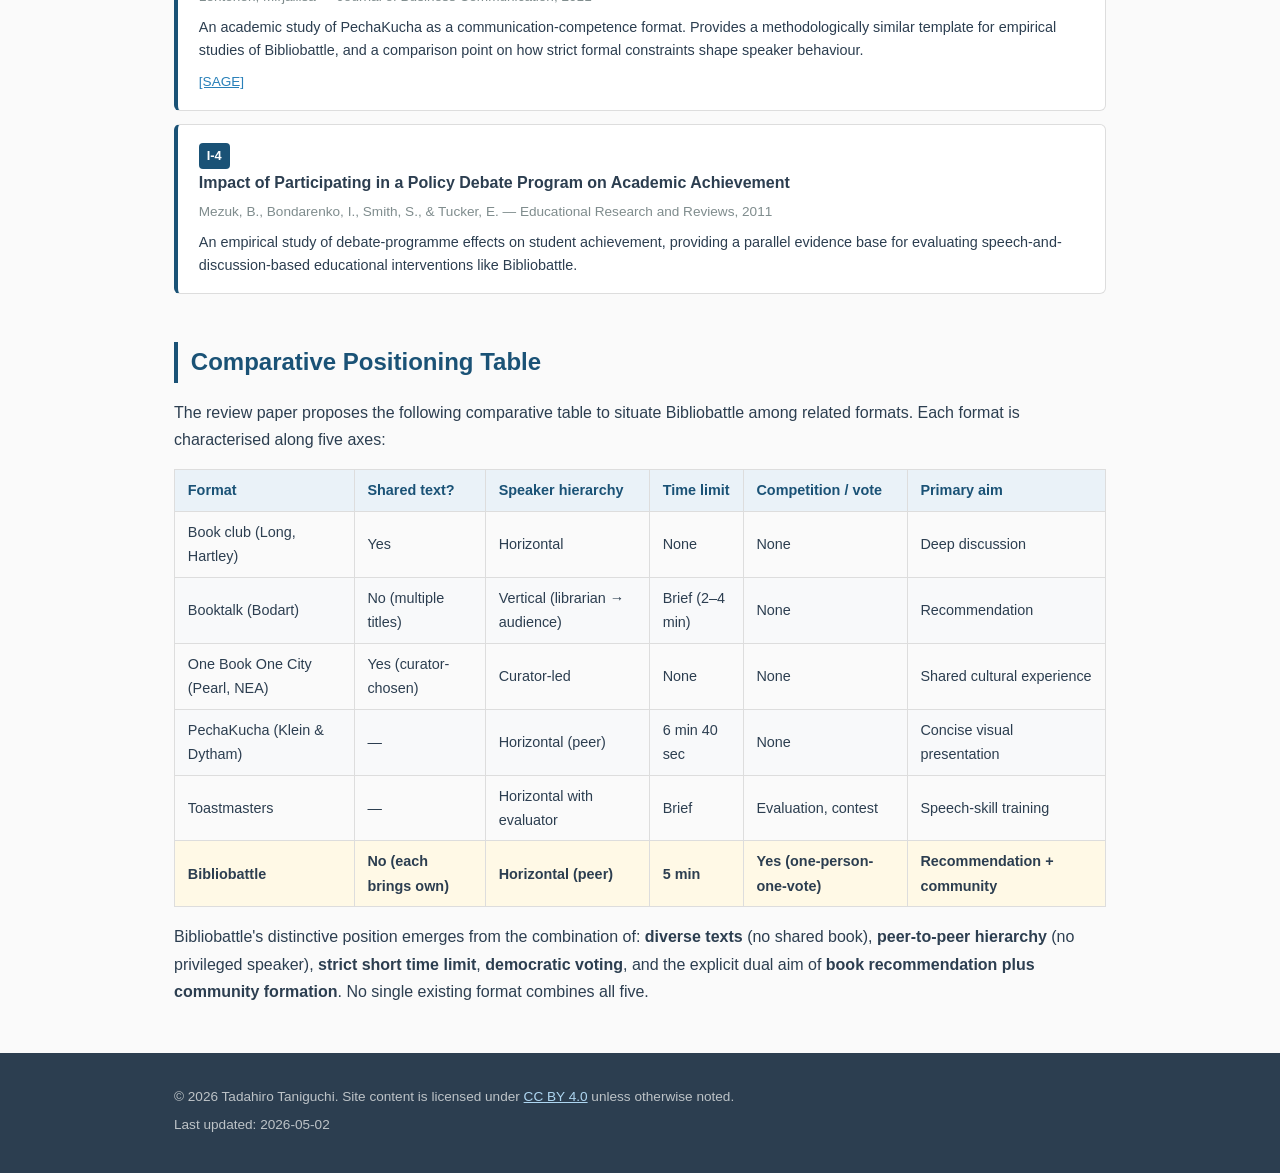
<file: related-research.html>
<!DOCTYPE html>
<html lang="en">
<head>
<meta charset="UTF-8">
<meta name="viewport" content="width=device-width, initial-scale=1.0">
<title>Related Research — Bibliobattle Survey</title>
<link rel="stylesheet" href="style.css">
</head>
<body>

<header>
  <div class="container">
    <h1><span class="lang-en">Bibliobattle</span> <span class="lang-jp">知的書評合戦</span></h1>
    <p class="subtitle">A Comprehensive Survey — Companion Site</p>
    <nav>
      <a href="index.html">Home</a>
      <a href="references.html">References</a>
      <a href="related-research.html">Related Research</a>
      <a href="stats.html">Statistics</a>
      <a href="timeline.html">Timeline</a>
      <a href="resources-jp.html">Japanese Resources</a>
    </nav>
  </div>
</header>

<main class="container">

<section>
  <h2>Related Research: Where Bibliobattle Sits</h2>
  <p>
    Bibliobattle does not exist in a vacuum. It belongs to a broader landscape of practices and
    research traditions that span <strong>reading groups</strong>, <strong>book talks</strong>,
    <strong>community reading programmes</strong>, <strong>gamification of education</strong>, and
    <strong>public-speaking formats</strong>. This page summarises the principal works in those areas
    that the upcoming review situates Bibliobattle against.
  </p>
  <p>
    The companion review paper devotes a dedicated section (Sec. 3, "Bibliobattle in the Landscape of
    Reading and Speaking Practices", ~1,500 words) to this comparative positioning, with a tabular
    comparison of formats along axes such as <em>shared text</em>, <em>speaker hierarchy</em>,
    <em>time limit</em>, <em>competition</em>, and <em>primary aim</em>.
  </p>
  <p style="font-size:.9rem;color:var(--muted)">
    Categories: <a href="#A">A. Reading groups</a> ·
    <a href="#C">C. Booktalks</a> ·
    <a href="#D">D. Community reading programmes</a> ·
    <a href="#F">F. Gamification</a> ·
    <a href="#I">I. Public speaking / presentation games</a>
  </p>
</section>

<!-- ============== A ============== -->
<h3 id="A" class="ref-cat-header">A. Reading Groups and Book Clubs</h3>
<p style="font-size:.9rem;color:var(--muted)">
  Sociological and ethnographic research on reading groups: who participates, how meaning is constructed
  collectively, and what reading communities do for their members. Bibliobattle's most distinctive
  contrast with this tradition is the absence of a shared text and the presence of a vote.
</p>

<div class="ref-item">
  <span class="ref-id">A-1</span>
  <span class="ref-title-en">Book Clubs: Women and the Uses of Reading in Everyday Life</span>
  <div class="ref-meta">Long, Elizabeth — University of Chicago Press, 2003</div>
  <div class="ref-summary">
    The foundational ethnographic study of US book clubs. Documents how, far from being passive
    consumption, reading-group participation is an active social practice through which (mostly women)
    construct meaning, identity, and community. Provides the theoretical baseline against which
    Bibliobattle's design choices (no shared text, time-limited speech, voting) can be read.
  </div>
  <a class="ref-link" href="https://press.uchicago.edu/ucp/books/book/chicago/B/bo3635893.html" target="_blank" rel="noopener">[University of Chicago Press]</a>
</div>

<div class="ref-item">
  <span class="ref-id">A-2</span>
  <span class="ref-title-en">Reading Communities from Salons to Cyberspace</span>
  <div class="ref-meta">Sedo, DeNel Rehberg (ed.) — Palgrave Macmillan, 2011</div>
  <div class="ref-summary">
    An edited volume tracing the genealogy of reading communities from 18th-century salons through
    contemporary online platforms. Particularly relevant for situating Bibliobattle as a distinct
    branch of an evolving family of book-mediated social formats.
  </div>
  <a class="ref-link" href="https://link.springer.com/book/10.1057/9780230308848" target="_blank" rel="noopener">[Springer]</a>
</div>

<div class="ref-item">
  <span class="ref-id">A-3</span>
  <span class="ref-title-en">Reading Groups: A Survey</span>
  <div class="ref-meta">Hartley, Jenny — Oxford University Press, 2001</div>
  <div class="ref-summary">
    A large-scale survey of UK reading groups, providing comparative data on size, frequency,
    composition, and reading practices. A useful reference for the prevalence and conventions of
    book clubs in the English-speaking world that Bibliobattle's Japanese practice diverges from.
  </div>
  <a class="ref-link" href="https://global.oup.com/academic/product/the-reading-groups-book-9780198186786" target="_blank" rel="noopener">[OUP]</a>
</div>

<!-- ============== C ============== -->
<h3 id="C" class="ref-cat-header">C. Booktalks (Librarian Practice)</h3>
<p style="font-size:.9rem;color:var(--muted)">
  Booktalks — short, often-rehearsed introductions of books by librarians to potential readers — are a
  long-standing readers'-advisory practice. Bibliobattle inherits the format of <em>recommendation by
  speaking</em> but flattens its hierarchy: every participant becomes a "booktalker," and the audience
  votes on which book most appeals.
</p>

<div class="ref-item">
  <span class="ref-id">C-1</span>
  <span class="ref-title-en">Booktalk! Booktalking and School Visiting for Young Adult Audiences</span>
  <div class="ref-meta">Bodart, Joni Richards — H. W. Wilson, 1980 (and a long subsequent series)</div>
  <div class="ref-summary">
    The canonical practitioner literature on booktalks. Bodart's work systematizes booktalking as a
    professional librarian skill, with techniques for hooking audiences, structuring recommendations,
    and matching book to reader. The vertical (librarian-to-audience) hierarchy makes a clean
    contrast with Bibliobattle's peer-to-peer voting structure.
  </div>
</div>

<div class="ref-item">
  <span class="ref-id">C-2</span>
  <span class="ref-title-en">Radical Reads: 101 YA Novels on the Edge</span>
  <div class="ref-meta">Bodart, Joni Richards — Scarecrow Press, 2002</div>
  <div class="ref-summary">
    Specialized booktalk collection oriented to young-adult literature, illustrating how booktalks have
    been adapted to specific reader communities — analogous to how Bibliobattle has been adapted to
    different age groups (junior-high, high-school, university, library, corporate training).
  </div>
</div>

<div class="ref-item">
  <span class="ref-id">C-3</span>
  <span class="ref-title-en">Booktalking that Works</span>
  <div class="ref-meta">Cox, Ruth E., &amp; Lynch, Beth M. — Neal-Schuman, 2006</div>
  <div class="ref-summary">
    A practical handbook on contemporary booktalking, including approaches integrating multimedia
    and brief interactive elements. Marks a partial movement toward the "two-way" engagement
    that Bibliobattle institutionalizes more fully.
  </div>
</div>

<!-- ============== D ============== -->
<h3 id="D" class="ref-cat-header">D. Community Reading Programmes</h3>
<p style="font-size:.9rem;color:var(--muted)">
  "One Book, One Community" programmes invite an entire city, region, or institution to read the same
  book and discuss it. They share Bibliobattle's reading-promotion ambition but differ structurally:
  they centre on a curator-chosen shared text, while Bibliobattle decentralises selection to each
  presenter.
</p>

<div class="ref-item">
  <span class="ref-id">D-1</span>
  <span class="ref-title-en">"If All of Seattle Read the Same Book"</span>
  <div class="ref-meta">Pearl, Nancy — Seattle Public Library, 1998</div>
  <div class="ref-summary">
    The founding initiative of the modern community-reading-programme genre, conceived by librarian
    Nancy Pearl in Seattle. Established the basic template — single shared title plus city-wide
    discussion events — that countless successor programmes have adapted.
  </div>
</div>

<div class="ref-item">
  <span class="ref-id">D-2</span>
  <span class="ref-title-en">One Book, One Chicago</span>
  <div class="ref-meta">Chicago Public Library — 2001 to present</div>
  <div class="ref-summary">
    The most influential ongoing implementation of the One Book model, with two decades of
    documented practice. Useful as a long-running comparative case for Bibliobattle's national
    diffusion timeline.
  </div>
  <a class="ref-link" href="https://www.chipublib.org/one-book-one-chicago/" target="_blank" rel="noopener">[CPL]</a>
</div>

<div class="ref-item">
  <span class="ref-id">D-3</span>
  <span class="ref-title-en">NEA Big Read</span>
  <div class="ref-meta">National Endowment for the Arts — 2006 to present</div>
  <div class="ref-summary">
    A federal-level US programme funding community reading initiatives. Demonstrates the
    institutional scale at which centrally curated reading programmes can operate, contrasting
    with Bibliobattle's bottom-up, distributed model.
  </div>
  <a class="ref-link" href="https://www.arts.gov/initiatives/nea-big-read" target="_blank" rel="noopener">[NEA]</a>
</div>

<div class="ref-item">
  <span class="ref-id">D-4</span>
  <span class="ref-title-en">One Book Programs: Models from the Library World</span>
  <div class="ref-meta">Kerr, Stephen T. — c. 2007</div>
  <div class="ref-summary">
    An academic discussion comparing different community-reading-programme models, establishing
    typologies and outcome metrics. Provides the analytic framework into which Bibliobattle's
    Japanese diffusion can be placed comparatively.
  </div>
</div>

<!-- ============== F ============== -->
<h3 id="F" class="ref-cat-header">F. Gamification of Reading and Education</h3>
<p style="font-size:.9rem;color:var(--muted)">
  Gamification — the use of game-design elements in non-game contexts — has become a major topic in
  educational research over the past 15 years. Bibliobattle is most usefully read as a
  gamification of book recommendation and reading-promotion, but with the distinctive feature that
  its rewards (the Champion Book vote) are intrinsic to the reading practice rather than added on.
</p>

<div class="ref-item">
  <span class="ref-id">F-1</span>
  <span class="ref-title-en">From Game Design Elements to Gamefulness: Defining "Gamification"</span>
  <div class="ref-meta">Deterding, S., Dixon, D., Khaled, R., &amp; Nacke, L. — MindTrek, 2011</div>
  <div class="ref-summary">
    The canonical definitional paper that established "gamification" as an academic concept,
    distinguishing it from full games and from related concepts like serious games and playful design.
  </div>
  <a class="ref-link" href="https://doi.org/10.1145/2181037.2181040" target="_blank" rel="noopener">[ACM DOI]</a>
</div>

<div class="ref-item">
  <span class="ref-id">F-2</span>
  <span class="ref-title-en">The Gamification of Learning and Instruction</span>
  <div class="ref-meta">Kapp, Karl M. — Pfeiffer / John Wiley &amp; Sons, 2012</div>
  <div class="ref-summary">
    The reference text on educational gamification, surveying applications, design principles, and
    documented outcomes across a range of training and education settings.
  </div>
</div>

<div class="ref-item">
  <span class="ref-id">F-3</span>
  <span class="ref-title-en">Does Gamification Work? A Literature Review of Empirical Studies on Gamification</span>
  <div class="ref-meta">Hamari, J., Koivisto, J., &amp; Sarsa, H. — HICSS 47, 2014</div>
  <div class="ref-summary">
    The most-cited systematic review of empirical gamification studies, with a candid assessment of
    when gamification works and when it does not. Useful for situating Bibliobattle's effectiveness
    claims within a wider, more-skeptical evidence base.
  </div>
  <a class="ref-link" href="https://doi.org/10.1109/HICSS.2014.377" target="_blank" rel="noopener">[IEEE]</a>
</div>

<div class="ref-item">
  <span class="ref-id">F-4</span>
  <span class="ref-title-en">The Gamification of Learning: A Meta-Analysis</span>
  <div class="ref-meta">Sailer, M., &amp; Homner, L. — Educational Psychology Review, 2020</div>
  <div class="ref-summary">
    A quantitative meta-analysis of gamification effects on learning outcomes, providing effect-size
    estimates and identifying moderating variables. The most up-to-date authoritative reference for
    gamification's empirical track record.
  </div>
  <a class="ref-link" href="https://doi.org/10.1007/s10648-019-09498-w" target="_blank" rel="noopener">[Springer]</a>
</div>

<!-- ============== I ============== -->
<h3 id="I" class="ref-cat-header">I. Public Speaking and Presentation Games</h3>
<p style="font-size:.9rem;color:var(--muted)">
  Format-constrained presentation traditions — Toastmasters speeches, PechaKucha, lightning talks —
  share with Bibliobattle the use of strict rules to discipline communication. Bibliobattle's
  innovation is to harness this format-discipline specifically toward reading promotion and
  community formation rather than speaking-skill training as such.
</p>

<div class="ref-item">
  <span class="ref-id">I-1</span>
  <span class="ref-title-en">Toastmasters International</span>
  <div class="ref-meta">Founded 1924, USA</div>
  <div class="ref-summary">
    A century-old volunteer organization providing structured public-speaking practice through
    weekly meetings with timed speeches and peer evaluation. The longest-running large-scale
    instance of an organization built around format-disciplined speech practice.
  </div>
  <a class="ref-link" href="https://www.toastmasters.org/" target="_blank" rel="noopener">[Toastmasters]</a>
</div>

<div class="ref-item">
  <span class="ref-id">I-2</span>
  <span class="ref-title-en">PechaKucha 20×20</span>
  <div class="ref-meta">Klein, A., &amp; Dytham, M. — Tokyo, Japan, 2003</div>
  <div class="ref-summary">
    A Japanese-originated lightning-talk format: 20 slides shown for 20 seconds each, totalling 6 min 40 sec.
    Notably another Japanese-originated talk-format that has spread globally — a useful internal-
    consistency comparator for Bibliobattle's international diffusion potential.
  </div>
  <a class="ref-link" href="https://www.pechakucha.com/" target="_blank" rel="noopener">[PechaKucha]</a>
</div>

<div class="ref-item">
  <span class="ref-id">I-3</span>
  <span class="ref-title-en">Communicating Competence Through PechaKucha Presentations</span>
  <div class="ref-meta">Lehtonen, Mirjaliisa — Journal of Business Communication, 2011</div>
  <div class="ref-summary">
    An academic study of PechaKucha as a communication-competence format. Provides a methodologically
    similar template for empirical studies of Bibliobattle, and a comparison point on how strict
    formal constraints shape speaker behaviour.
  </div>
  <a class="ref-link" href="https://doi.org/10.1177/0021943611414541" target="_blank" rel="noopener">[SAGE]</a>
</div>

<div class="ref-item">
  <span class="ref-id">I-4</span>
  <span class="ref-title-en">Impact of Participating in a Policy Debate Program on Academic Achievement</span>
  <div class="ref-meta">Mezuk, B., Bondarenko, I., Smith, S., &amp; Tucker, E. — Educational Research and Reviews, 2011</div>
  <div class="ref-summary">
    An empirical study of debate-programme effects on student achievement, providing a parallel
    evidence base for evaluating speech-and-discussion-based educational interventions like
    Bibliobattle.
  </div>
</div>

<!-- ============== Synthesis ============== -->
<section style="margin-top:3rem">
  <h2>Comparative Positioning Table</h2>
  <p>
    The review paper proposes the following comparative table to situate Bibliobattle among related
    formats. Each format is characterised along five axes:
  </p>

  <table>
    <thead>
      <tr>
        <th>Format</th>
        <th>Shared text?</th>
        <th>Speaker hierarchy</th>
        <th>Time limit</th>
        <th>Competition / vote</th>
        <th>Primary aim</th>
      </tr>
    </thead>
    <tbody>
      <tr>
        <td>Book club (Long, Hartley)</td>
        <td>Yes</td>
        <td>Horizontal</td>
        <td>None</td>
        <td>None</td>
        <td>Deep discussion</td>
      </tr>
      <tr>
        <td>Booktalk (Bodart)</td>
        <td>No (multiple titles)</td>
        <td>Vertical (librarian → audience)</td>
        <td>Brief (2–4 min)</td>
        <td>None</td>
        <td>Recommendation</td>
      </tr>
      <tr>
        <td>One Book One City (Pearl, NEA)</td>
        <td>Yes (curator-chosen)</td>
        <td>Curator-led</td>
        <td>None</td>
        <td>None</td>
        <td>Shared cultural experience</td>
      </tr>
      <tr>
        <td>PechaKucha (Klein &amp; Dytham)</td>
        <td>—</td>
        <td>Horizontal (peer)</td>
        <td>6 min 40 sec</td>
        <td>None</td>
        <td>Concise visual presentation</td>
      </tr>
      <tr>
        <td>Toastmasters</td>
        <td>—</td>
        <td>Horizontal with evaluator</td>
        <td>Brief</td>
        <td>Evaluation, contest</td>
        <td>Speech-skill training</td>
      </tr>
      <tr style="background:#fff9e6;font-weight:600">
        <td>Bibliobattle</td>
        <td>No (each brings own)</td>
        <td>Horizontal (peer)</td>
        <td>5 min</td>
        <td>Yes (one-person-one-vote)</td>
        <td>Recommendation + community</td>
      </tr>
    </tbody>
  </table>

  <p style="margin-top:1rem">
    Bibliobattle's distinctive position emerges from the combination of: <strong>diverse texts</strong>
    (no shared book), <strong>peer-to-peer hierarchy</strong> (no privileged speaker), <strong>strict
    short time limit</strong>, <strong>democratic voting</strong>, and the explicit dual aim of
    <strong>book recommendation plus community formation</strong>. No single existing format combines
    all five.
  </p>
</section>

</main>

<footer>
  <div class="container">
    <p>&copy; 2026 Tadahiro Taniguchi. Site content is licensed under
      <a href="https://creativecommons.org/licenses/by/4.0/" target="_blank" rel="noopener">CC BY 4.0</a>
      unless otherwise noted.</p>
    <p>Last updated: 2026-05-02</p>
  </div>
</footer>

</body>
</html>
</file>
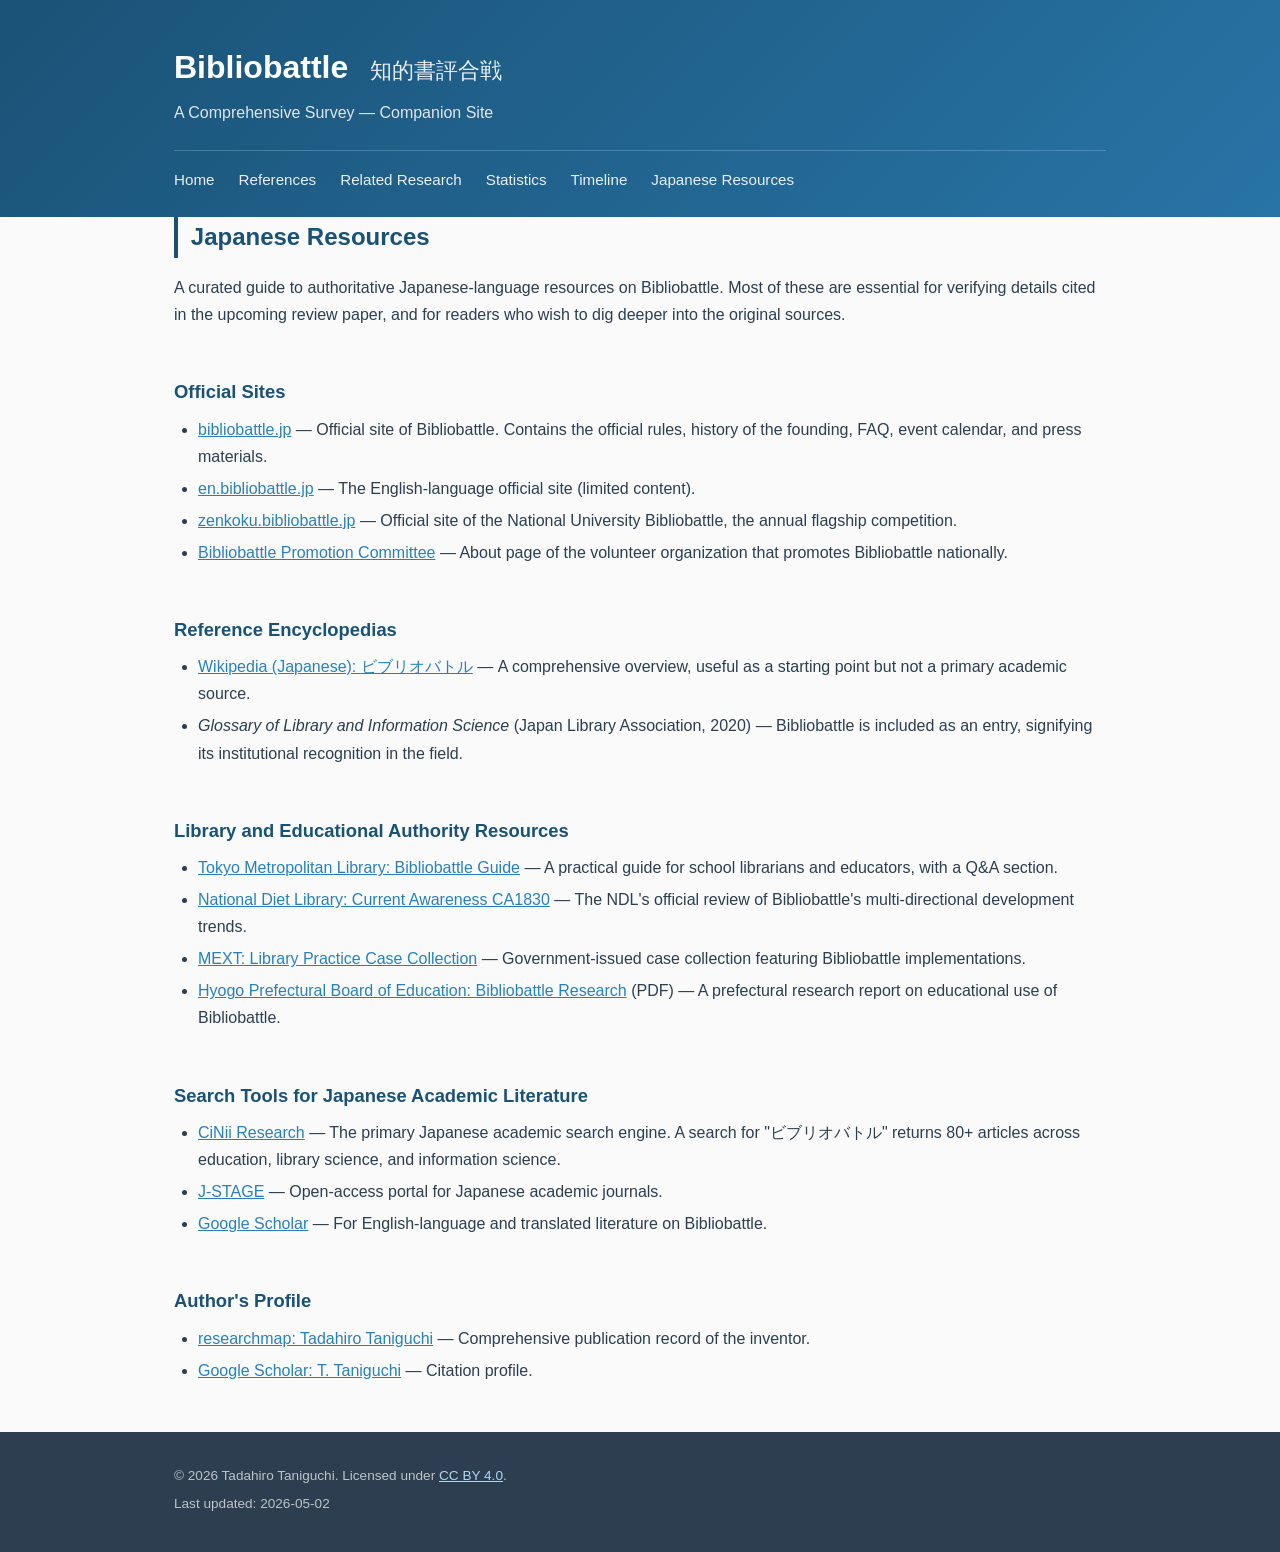
<file: resources-jp.html>
<!DOCTYPE html>
<html lang="en">
<head>
<meta charset="UTF-8">
<meta name="viewport" content="width=device-width, initial-scale=1.0">
<title>Japanese Resources — Bibliobattle Survey</title>
<link rel="stylesheet" href="style.css">
</head>
<body>

<header>
  <div class="container">
    <h1><span class="lang-en">Bibliobattle</span> <span class="lang-jp">知的書評合戦</span></h1>
    <p class="subtitle">A Comprehensive Survey — Companion Site</p>
    <nav>
      <a href="index.html">Home</a>
      <a href="references.html">References</a>
      <a href="related-research.html">Related Research</a>
      <a href="stats.html">Statistics</a>
      <a href="timeline.html">Timeline</a>
      <a href="resources-jp.html">Japanese Resources</a>
    </nav>
  </div>
</header>

<main class="container">

<section>
  <h2>Japanese Resources</h2>
  <p>
    A curated guide to authoritative Japanese-language resources on Bibliobattle.
    Most of these are essential for verifying details cited in the upcoming review paper,
    and for readers who wish to dig deeper into the original sources.
  </p>
</section>

<section>
  <h3>Official Sites</h3>
  <ul>
    <li>
      <a href="https://www.bibliobattle.jp/" target="_blank" rel="noopener">bibliobattle.jp</a> —
      Official site of Bibliobattle. Contains the official rules, history of the founding, FAQ,
      event calendar, and press materials.
    </li>
    <li>
      <a href="https://en.bibliobattle.jp/" target="_blank" rel="noopener">en.bibliobattle.jp</a> —
      The English-language official site (limited content).
    </li>
    <li>
      <a href="https://zenkoku.bibliobattle.jp/" target="_blank" rel="noopener">zenkoku.bibliobattle.jp</a> —
      Official site of the National University Bibliobattle, the annual flagship competition.
    </li>
    <li>
      <a href="https://www.bibliobattle.jp/aboutus" target="_blank" rel="noopener">Bibliobattle Promotion Committee</a> —
      About page of the volunteer organization that promotes Bibliobattle nationally.
    </li>
  </ul>
</section>

<section>
  <h3>Reference Encyclopedias</h3>
  <ul>
    <li>
      <a href="https://ja.wikipedia.org/wiki/%E3%83%93%E3%83%96%E3%83%AA%E3%82%AA%E3%83%90%E3%83%88%E3%83%AB" target="_blank" rel="noopener">Wikipedia (Japanese): ビブリオバトル</a> —
      A comprehensive overview, useful as a starting point but not a primary academic source.
    </li>
    <li>
      <em>Glossary of Library and Information Science</em> (Japan Library Association, 2020) —
      Bibliobattle is included as an entry, signifying its institutional recognition in the field.
    </li>
  </ul>
</section>

<section>
  <h3>Library and Educational Authority Resources</h3>
  <ul>
    <li>
      <a href="https://www.library.metro.tokyo.lg.jp/support_school/research/for_reading/bibliobattle/" target="_blank" rel="noopener">Tokyo Metropolitan Library: Bibliobattle Guide</a> —
      A practical guide for school librarians and educators, with a Q&amp;A section.
    </li>
    <li>
      <a href="https://current.ndl.go.jp/ca1830" target="_blank" rel="noopener">National Diet Library: Current Awareness CA1830</a> —
      The NDL's official review of Bibliobattle's multi-directional development trends.
    </li>
    <li>
      <a href="https://www.mext.go.jp/a_menu/shotou/dokusho/link/mext_00768.html" target="_blank" rel="noopener">MEXT: Library Practice Case Collection</a> —
      Government-issued case collection featuring Bibliobattle implementations.
    </li>
    <li>
      <a href="https://www.hyogo-c.ed.jp/~kenshu-p-lib/research/125_04.pdf" target="_blank" rel="noopener">Hyogo Prefectural Board of Education: Bibliobattle Research</a> (PDF) —
      A prefectural research report on educational use of Bibliobattle.
    </li>
  </ul>
</section>

<section>
  <h3>Search Tools for Japanese Academic Literature</h3>
  <ul>
    <li>
      <a href="https://cir.nii.ac.jp/all?q=ビブリオバトル" target="_blank" rel="noopener">CiNii Research</a> —
      The primary Japanese academic search engine. A search for "ビブリオバトル" returns 80+ articles
      across education, library science, and information science.
    </li>
    <li>
      <a href="https://www.jstage.jst.go.jp/result/global/-char/en?globalSearchKey=%E3%83%93%E3%83%96%E3%83%AA%E3%82%AA%E3%83%90%E3%83%88%E3%83%AB" target="_blank" rel="noopener">J-STAGE</a> —
      Open-access portal for Japanese academic journals.
    </li>
    <li>
      <a href="https://scholar.google.com/scholar?q=Bibliobattle" target="_blank" rel="noopener">Google Scholar</a> —
      For English-language and translated literature on Bibliobattle.
    </li>
  </ul>
</section>

<section>
  <h3>Author's Profile</h3>
  <ul>
    <li>
      <a href="https://researchmap.jp/tanichu" target="_blank" rel="noopener">researchmap: Tadahiro Taniguchi</a> —
      Comprehensive publication record of the inventor.
    </li>
    <li>
      <a href="https://scholar.google.com/citations?user=rLUV2ToAAAAJ&hl=ja" target="_blank" rel="noopener">Google Scholar: T. Taniguchi</a> —
      Citation profile.
    </li>
  </ul>
</section>

</main>

<footer>
  <div class="container">
    <p>&copy; 2026 Tadahiro Taniguchi. Licensed under
      <a href="https://creativecommons.org/licenses/by/4.0/" target="_blank" rel="noopener">CC BY 4.0</a>.</p>
    <p>Last updated: 2026-05-02</p>
  </div>
</footer>

</body>
</html>
</file>
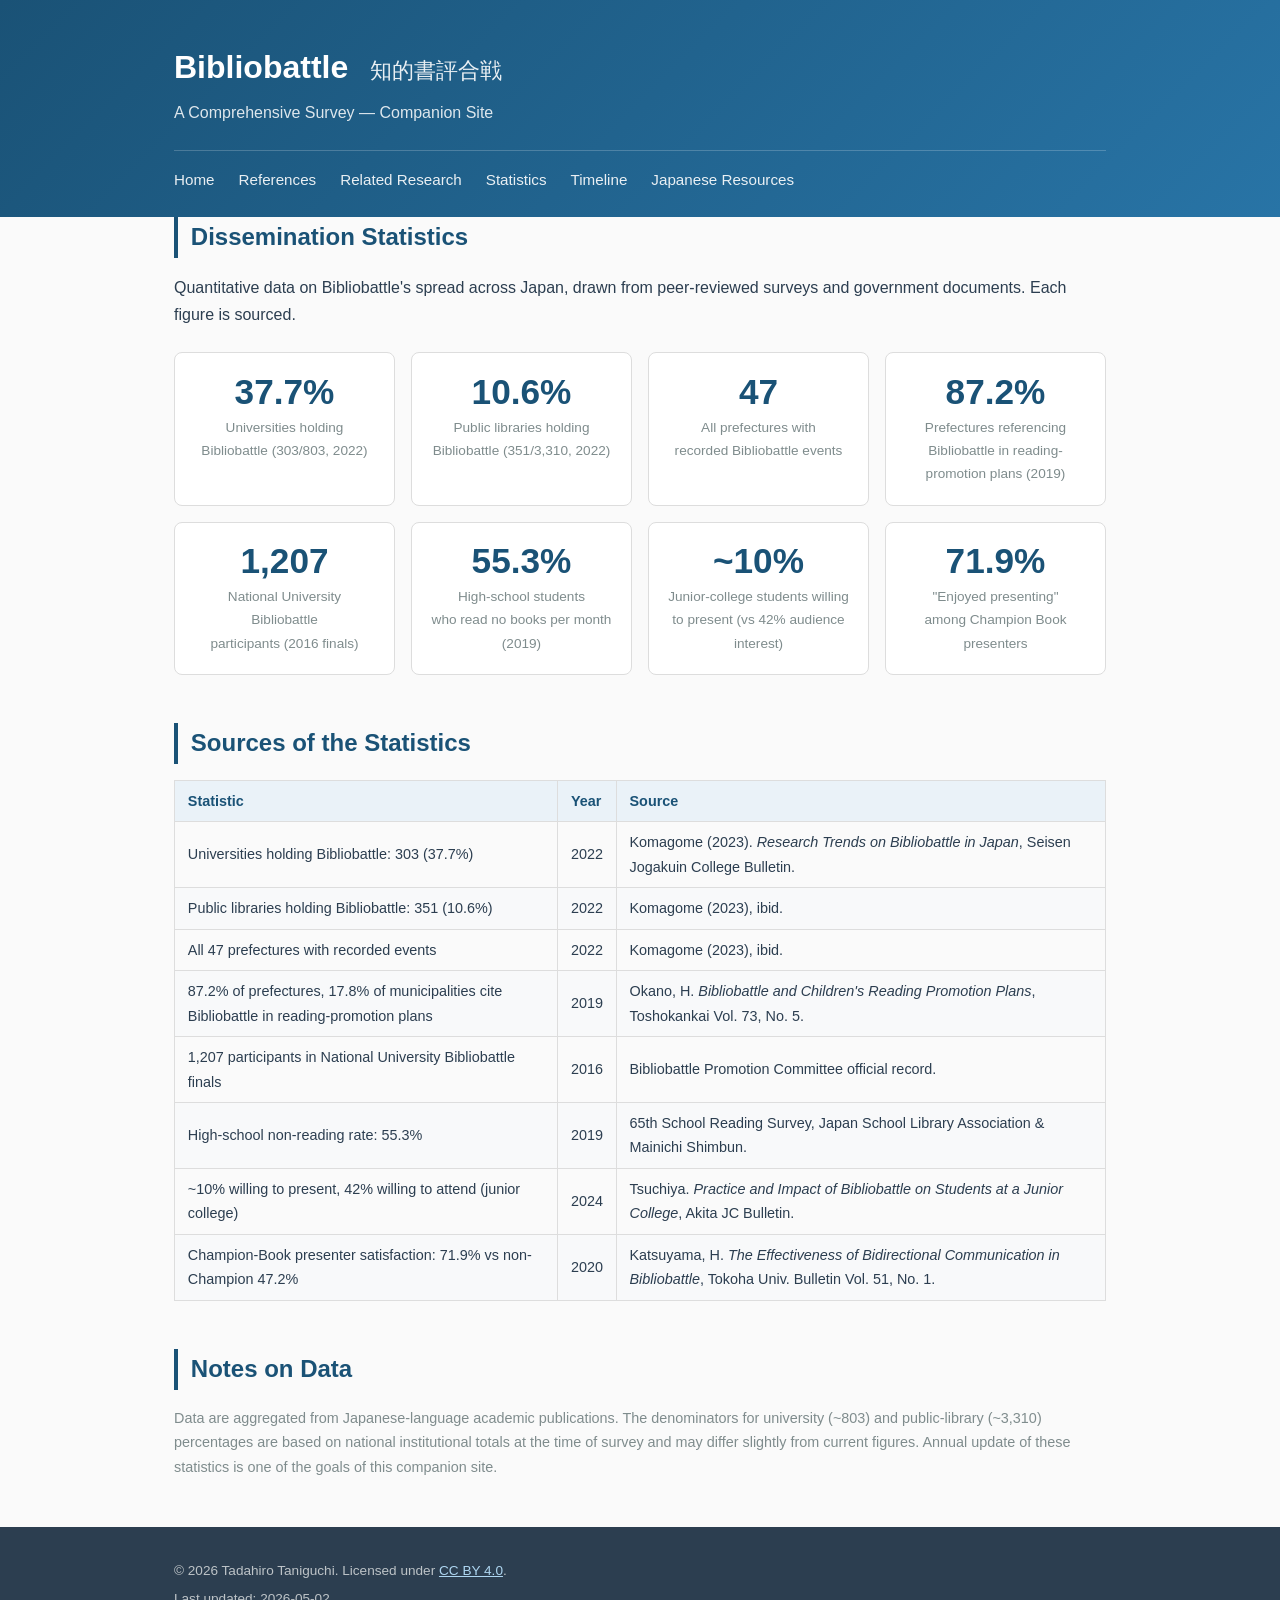
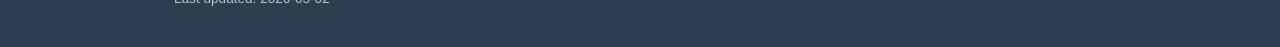
<file: stats.html>
<!DOCTYPE html>
<html lang="en">
<head>
<meta charset="UTF-8">
<meta name="viewport" content="width=device-width, initial-scale=1.0">
<title>Statistics — Bibliobattle Survey</title>
<link rel="stylesheet" href="style.css">
</head>
<body>

<header>
  <div class="container">
    <h1><span class="lang-en">Bibliobattle</span> <span class="lang-jp">知的書評合戦</span></h1>
    <p class="subtitle">A Comprehensive Survey — Companion Site</p>
    <nav>
      <a href="index.html">Home</a>
      <a href="references.html">References</a>
      <a href="related-research.html">Related Research</a>
      <a href="stats.html">Statistics</a>
      <a href="timeline.html">Timeline</a>
      <a href="resources-jp.html">Japanese Resources</a>
    </nav>
  </div>
</header>

<main class="container">

<section>
  <h2>Dissemination Statistics</h2>
  <p>
    Quantitative data on Bibliobattle's spread across Japan, drawn from peer-reviewed surveys
    and government documents. Each figure is sourced.
  </p>

  <div class="stat-grid">
    <div class="stat-box">
      <div class="stat-num">37.7%</div>
      <div class="stat-label">Universities holding<br>Bibliobattle (303/803, 2022)</div>
    </div>
    <div class="stat-box">
      <div class="stat-num">10.6%</div>
      <div class="stat-label">Public libraries holding<br>Bibliobattle (351/3,310, 2022)</div>
    </div>
    <div class="stat-box">
      <div class="stat-num">47</div>
      <div class="stat-label">All prefectures with<br>recorded Bibliobattle events</div>
    </div>
    <div class="stat-box">
      <div class="stat-num">87.2%</div>
      <div class="stat-label">Prefectures referencing<br>Bibliobattle in reading-promotion plans (2019)</div>
    </div>
    <div class="stat-box">
      <div class="stat-num">1,207</div>
      <div class="stat-label">National University Bibliobattle<br>participants (2016 finals)</div>
    </div>
    <div class="stat-box">
      <div class="stat-num">55.3%</div>
      <div class="stat-label">High-school students<br>who read no books per month (2019)</div>
    </div>
    <div class="stat-box">
      <div class="stat-num">~10%</div>
      <div class="stat-label">Junior-college students willing<br>to present (vs 42% audience interest)</div>
    </div>
    <div class="stat-box">
      <div class="stat-num">71.9%</div>
      <div class="stat-label">"Enjoyed presenting"<br>among Champion Book presenters</div>
    </div>
  </div>
</section>

<section>
  <h2>Sources of the Statistics</h2>
  <table>
    <thead>
      <tr>
        <th>Statistic</th>
        <th>Year</th>
        <th>Source</th>
      </tr>
    </thead>
    <tbody>
      <tr>
        <td>Universities holding Bibliobattle: 303 (37.7%)</td>
        <td>2022</td>
        <td>Komagome (2023). <em>Research Trends on Bibliobattle in Japan</em>, Seisen Jogakuin College Bulletin.</td>
      </tr>
      <tr>
        <td>Public libraries holding Bibliobattle: 351 (10.6%)</td>
        <td>2022</td>
        <td>Komagome (2023), ibid.</td>
      </tr>
      <tr>
        <td>All 47 prefectures with recorded events</td>
        <td>2022</td>
        <td>Komagome (2023), ibid.</td>
      </tr>
      <tr>
        <td>87.2% of prefectures, 17.8% of municipalities cite Bibliobattle in reading-promotion plans</td>
        <td>2019</td>
        <td>Okano, H. <em>Bibliobattle and Children's Reading Promotion Plans</em>, Toshokankai Vol. 73, No. 5.</td>
      </tr>
      <tr>
        <td>1,207 participants in National University Bibliobattle finals</td>
        <td>2016</td>
        <td>Bibliobattle Promotion Committee official record.</td>
      </tr>
      <tr>
        <td>High-school non-reading rate: 55.3%</td>
        <td>2019</td>
        <td>65th School Reading Survey, Japan School Library Association &amp; Mainichi Shimbun.</td>
      </tr>
      <tr>
        <td>~10% willing to present, 42% willing to attend (junior college)</td>
        <td>2024</td>
        <td>Tsuchiya. <em>Practice and Impact of Bibliobattle on Students at a Junior College</em>, Akita JC Bulletin.</td>
      </tr>
      <tr>
        <td>Champion-Book presenter satisfaction: 71.9% vs non-Champion 47.2%</td>
        <td>2020</td>
        <td>Katsuyama, H. <em>The Effectiveness of Bidirectional Communication in Bibliobattle</em>, Tokoha Univ. Bulletin Vol. 51, No. 1.</td>
      </tr>
    </tbody>
  </table>
</section>

<section>
  <h2>Notes on Data</h2>
  <p style="font-size:.9rem;color:var(--muted)">
    Data are aggregated from Japanese-language academic publications. The denominators for university (~803)
    and public-library (~3,310) percentages are based on national institutional totals at the time of survey
    and may differ slightly from current figures. Annual update of these statistics is one of the goals of
    this companion site.
  </p>
</section>

</main>

<footer>
  <div class="container">
    <p>&copy; 2026 Tadahiro Taniguchi. Licensed under
      <a href="https://creativecommons.org/licenses/by/4.0/" target="_blank" rel="noopener">CC BY 4.0</a>.</p>
    <p>Last updated: 2026-05-02</p>
  </div>
</footer>

</body>
</html>
</file>
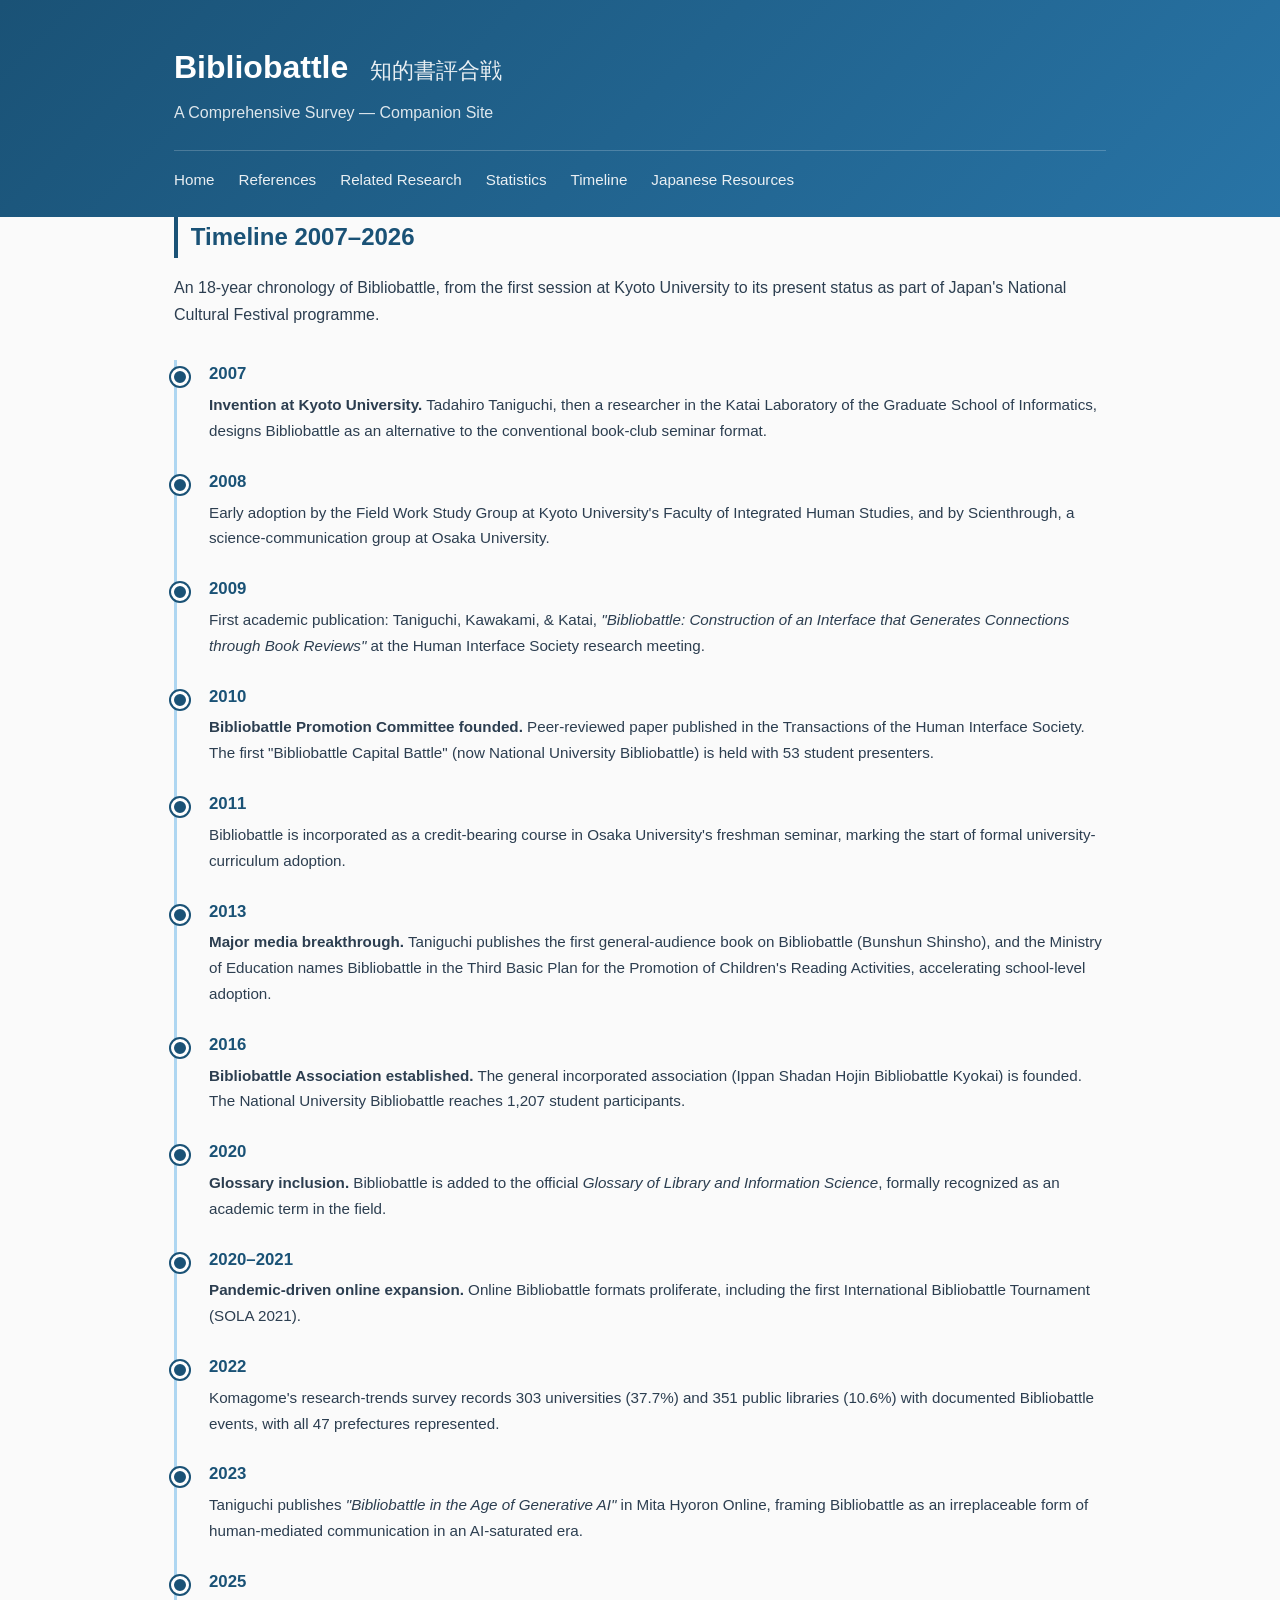
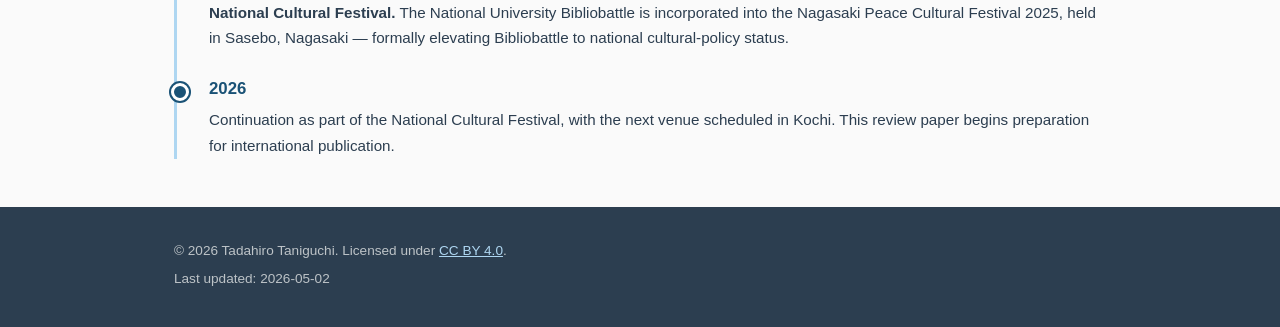
<file: timeline.html>
<!DOCTYPE html>
<html lang="en">
<head>
<meta charset="UTF-8">
<meta name="viewport" content="width=device-width, initial-scale=1.0">
<title>Timeline 2007–2026 — Bibliobattle Survey</title>
<link rel="stylesheet" href="style.css">
</head>
<body>

<header>
  <div class="container">
    <h1><span class="lang-en">Bibliobattle</span> <span class="lang-jp">知的書評合戦</span></h1>
    <p class="subtitle">A Comprehensive Survey — Companion Site</p>
    <nav>
      <a href="index.html">Home</a>
      <a href="references.html">References</a>
      <a href="related-research.html">Related Research</a>
      <a href="stats.html">Statistics</a>
      <a href="timeline.html">Timeline</a>
      <a href="resources-jp.html">Japanese Resources</a>
    </nav>
  </div>
</header>

<main class="container">

<section>
  <h2>Timeline 2007–2026</h2>
  <p>An 18-year chronology of Bibliobattle, from the first session at Kyoto University to its present
  status as part of Japan's National Cultural Festival programme.</p>

  <div class="timeline">

    <div class="tl-item">
      <div class="tl-year">2007</div>
      <div class="tl-event">
        <strong>Invention at Kyoto University.</strong>
        Tadahiro Taniguchi, then a researcher in the Katai Laboratory of the Graduate School of Informatics,
        designs Bibliobattle as an alternative to the conventional book-club seminar format.
      </div>
    </div>

    <div class="tl-item">
      <div class="tl-year">2008</div>
      <div class="tl-event">
        Early adoption by the Field Work Study Group at Kyoto University's Faculty of Integrated Human Studies,
        and by Scienthrough, a science-communication group at Osaka University.
      </div>
    </div>

    <div class="tl-item">
      <div class="tl-year">2009</div>
      <div class="tl-event">
        First academic publication: Taniguchi, Kawakami, &amp; Katai, <em>"Bibliobattle: Construction of an Interface
        that Generates Connections through Book Reviews"</em> at the Human Interface Society research meeting.
      </div>
    </div>

    <div class="tl-item">
      <div class="tl-year">2010</div>
      <div class="tl-event">
        <strong>Bibliobattle Promotion Committee founded.</strong>
        Peer-reviewed paper published in the Transactions of the Human Interface Society. The first
        "Bibliobattle Capital Battle" (now National University Bibliobattle) is held with 53 student presenters.
      </div>
    </div>

    <div class="tl-item">
      <div class="tl-year">2011</div>
      <div class="tl-event">
        Bibliobattle is incorporated as a credit-bearing course in Osaka University's freshman seminar,
        marking the start of formal university-curriculum adoption.
      </div>
    </div>

    <div class="tl-item">
      <div class="tl-year">2013</div>
      <div class="tl-event">
        <strong>Major media breakthrough.</strong>
        Taniguchi publishes the first general-audience book on Bibliobattle (Bunshun Shinsho), and the
        Ministry of Education names Bibliobattle in the Third Basic Plan for the Promotion of Children's
        Reading Activities, accelerating school-level adoption.
      </div>
    </div>

    <div class="tl-item">
      <div class="tl-year">2016</div>
      <div class="tl-event">
        <strong>Bibliobattle Association established.</strong>
        The general incorporated association (Ippan Shadan Hojin Bibliobattle Kyokai) is founded. The
        National University Bibliobattle reaches 1,207 student participants.
      </div>
    </div>

    <div class="tl-item">
      <div class="tl-year">2020</div>
      <div class="tl-event">
        <strong>Glossary inclusion.</strong>
        Bibliobattle is added to the official <em>Glossary of Library and Information Science</em>,
        formally recognized as an academic term in the field.
      </div>
    </div>

    <div class="tl-item">
      <div class="tl-year">2020–2021</div>
      <div class="tl-event">
        <strong>Pandemic-driven online expansion.</strong>
        Online Bibliobattle formats proliferate, including the first International Bibliobattle Tournament
        (SOLA 2021).
      </div>
    </div>

    <div class="tl-item">
      <div class="tl-year">2022</div>
      <div class="tl-event">
        Komagome's research-trends survey records 303 universities (37.7%) and 351 public libraries (10.6%)
        with documented Bibliobattle events, with all 47 prefectures represented.
      </div>
    </div>

    <div class="tl-item">
      <div class="tl-year">2023</div>
      <div class="tl-event">
        Taniguchi publishes <em>"Bibliobattle in the Age of Generative AI"</em> in Mita Hyoron Online,
        framing Bibliobattle as an irreplaceable form of human-mediated communication in an AI-saturated era.
      </div>
    </div>

    <div class="tl-item">
      <div class="tl-year">2025</div>
      <div class="tl-event">
        <strong>National Cultural Festival.</strong>
        The National University Bibliobattle is incorporated into the Nagasaki Peace Cultural Festival 2025,
        held in Sasebo, Nagasaki — formally elevating Bibliobattle to national cultural-policy status.
      </div>
    </div>

    <div class="tl-item">
      <div class="tl-year">2026</div>
      <div class="tl-event">
        Continuation as part of the National Cultural Festival, with the next venue scheduled in Kochi.
        This review paper begins preparation for international publication.
      </div>
    </div>

  </div>
</section>

</main>

<footer>
  <div class="container">
    <p>&copy; 2026 Tadahiro Taniguchi. Licensed under
      <a href="https://creativecommons.org/licenses/by/4.0/" target="_blank" rel="noopener">CC BY 4.0</a>.</p>
    <p>Last updated: 2026-05-02</p>
  </div>
</footer>

</body>
</html>
</file>
<file: style.css>
/* Bibliobattle Survey Companion Site — Stylesheet */

:root {
  --accent: #1a5276;
  --accent-light: #aed6f1;
  --accent-bg: #eaf2f8;
  --bg: #fafafa;
  --card: #fff;
  --border: #ddd;
  --text: #2c3e50;
  --muted: #7f8c8d;
  --max-width: 980px;
}

* { box-sizing: border-box; margin: 0; padding: 0; }

html { scroll-behavior: smooth; }

body {
  font-family: -apple-system, BlinkMacSystemFont, 'Segoe UI', 'Hiragino Kaku Gothic ProN', 'Meiryo', 'Noto Sans JP', sans-serif;
  background: var(--bg);
  color: var(--text);
  line-height: 1.7;
}

.container { max-width: var(--max-width); margin: 0 auto; padding: 0 1.5rem; }

/* === Header === */
header {
  background: linear-gradient(135deg, #1a5276 0%, #2874a6 100%);
  color: white;
  padding: 2.5rem 0 1.5rem;
}

header h1 {
  font-size: 2rem;
  font-weight: 700;
  margin-bottom: .3rem;
}

header h1 .lang-en { color: white; }
header h1 .lang-jp { font-size: 1.4rem; opacity: .9; margin-left: .8rem; font-weight: 400; }

header .subtitle {
  font-size: 1rem;
  opacity: .85;
  margin-bottom: 1.5rem;
}

nav {
  display: flex;
  gap: 1.5rem;
  flex-wrap: wrap;
  border-top: 1px solid rgba(255,255,255,.2);
  padding-top: 1rem;
}

nav a {
  color: white;
  text-decoration: none;
  font-size: .95rem;
  opacity: .9;
  transition: opacity .2s;
}

nav a:hover { opacity: 1; text-decoration: underline; }

/* === Main === */
main {
  padding: 2.5rem 1.5rem 4rem;
}

section {
  margin-bottom: 3rem;
}

h2 {
  font-size: 1.5rem;
  color: var(--accent);
  border-left: 4px solid var(--accent);
  padding-left: .8rem;
  margin-bottom: 1rem;
}

h3 {
  font-size: 1.15rem;
  margin-bottom: .5rem;
  color: var(--accent);
}

p { margin-bottom: 1rem; }

a { color: #2980b9; }
a:hover { text-decoration: underline; }

ol, ul { padding-left: 1.5rem; margin-bottom: 1rem; }
li { margin-bottom: .3rem; }

/* === Hero section === */
.hero {
  background: var(--card);
  border: 1px solid var(--border);
  border-radius: 8px;
  padding: 2rem;
  margin-bottom: 2.5rem;
}

.hero h2 { border: none; padding: 0; }

/* === Card grid === */
.card-grid {
  display: grid;
  grid-template-columns: repeat(auto-fit, minmax(260px, 1fr));
  gap: 1rem;
  margin-top: 1rem;
}

.card-link {
  display: block;
  background: var(--card);
  border: 1px solid var(--border);
  border-radius: 8px;
  padding: 1.2rem 1.5rem;
  text-decoration: none;
  color: var(--text);
  transition: transform .15s, box-shadow .15s, border-color .15s;
}

.card-link:hover {
  transform: translateY(-2px);
  box-shadow: 0 4px 12px rgba(0,0,0,.08);
  border-color: var(--accent-light);
  text-decoration: none;
}

.card-link h3 { color: var(--accent); margin-bottom: .5rem; }
.card-link p { font-size: .9rem; color: var(--text); margin: 0; }

/* === Reference list === */
.ref-cat-header {
  background: var(--accent-bg);
  color: var(--accent);
  padding: .5rem 1rem;
  border-radius: 6px;
  margin: 2rem 0 1rem;
  font-size: 1.1rem;
  font-weight: 600;
}

.ref-item {
  background: var(--card);
  border: 1px solid var(--border);
  border-left: 4px solid var(--accent);
  border-radius: 6px;
  padding: 1rem 1.3rem;
  margin-bottom: .8rem;
}

.ref-id {
  display: inline-block;
  background: var(--accent);
  color: white;
  padding: .15rem .5rem;
  border-radius: 4px;
  font-size: .8rem;
  font-weight: 600;
  margin-right: .5rem;
}

.ref-title-en { font-weight: 600; color: var(--text); display: block; margin-bottom: .2rem; }
.ref-title-jp { color: var(--muted); font-size: .9rem; display: block; margin-bottom: .5rem; }

.ref-meta { font-size: .85rem; color: var(--muted); margin-bottom: .5rem; }
.ref-summary { font-size: .9rem; line-height: 1.6; color: var(--text); }

.ref-tags { margin-top: .5rem; }
.ref-tag {
  display: inline-block;
  background: var(--accent-bg);
  color: var(--accent);
  font-size: .75rem;
  padding: .15rem .5rem;
  border-radius: 3px;
  margin-right: .3rem;
}

.ref-link {
  font-size: .85rem;
  display: inline-block;
  margin-top: .5rem;
}

/* === Stats === */
.stat-grid {
  display: grid;
  grid-template-columns: repeat(auto-fit, minmax(180px, 1fr));
  gap: 1rem;
  margin: 1.5rem 0;
}

.stat-box {
  background: var(--card);
  border: 1px solid var(--border);
  border-radius: 8px;
  padding: 1.2rem;
  text-align: center;
}

.stat-num {
  font-size: 2.2rem;
  font-weight: 700;
  color: var(--accent);
  line-height: 1.1;
}

.stat-label {
  font-size: .85rem;
  color: var(--muted);
  margin-top: .3rem;
}

/* === Timeline === */
.timeline {
  position: relative;
  padding-left: 2rem;
  margin: 2rem 0;
  border-left: 3px solid var(--accent-light);
}

.tl-item {
  position: relative;
  margin-bottom: 1.5rem;
}

.tl-item::before {
  content: "";
  position: absolute;
  left: -2.4rem;
  top: .5rem;
  width: 12px;
  height: 12px;
  background: var(--accent);
  border-radius: 50%;
  border: 3px solid white;
  box-shadow: 0 0 0 2px var(--accent);
}

.tl-year {
  font-weight: 700;
  color: var(--accent);
  font-size: 1.05rem;
}

.tl-event {
  margin-top: .2rem;
  font-size: .95rem;
}

/* === Tables === */
table {
  width: 100%;
  border-collapse: collapse;
  margin: 1rem 0;
  font-size: .9rem;
}

th, td {
  border: 1px solid var(--border);
  padding: .5rem .8rem;
  text-align: left;
}

th { background: var(--accent-bg); color: var(--accent); font-weight: 600; }
tr:nth-child(even) { background: #f8f9fa; }

/* === Footer === */
footer {
  background: #2c3e50;
  color: #bdc3c7;
  padding: 2rem 0;
  font-size: .85rem;
}

footer a { color: var(--accent-light); }

footer p { margin-bottom: .3rem; }

/* === Responsive === */
@media (max-width: 600px) {
  header h1 { font-size: 1.5rem; }
  header h1 .lang-jp { display: block; margin-left: 0; font-size: 1.1rem; margin-top: .3rem; }
  nav { gap: .8rem; font-size: .85rem; }
}
</file>
